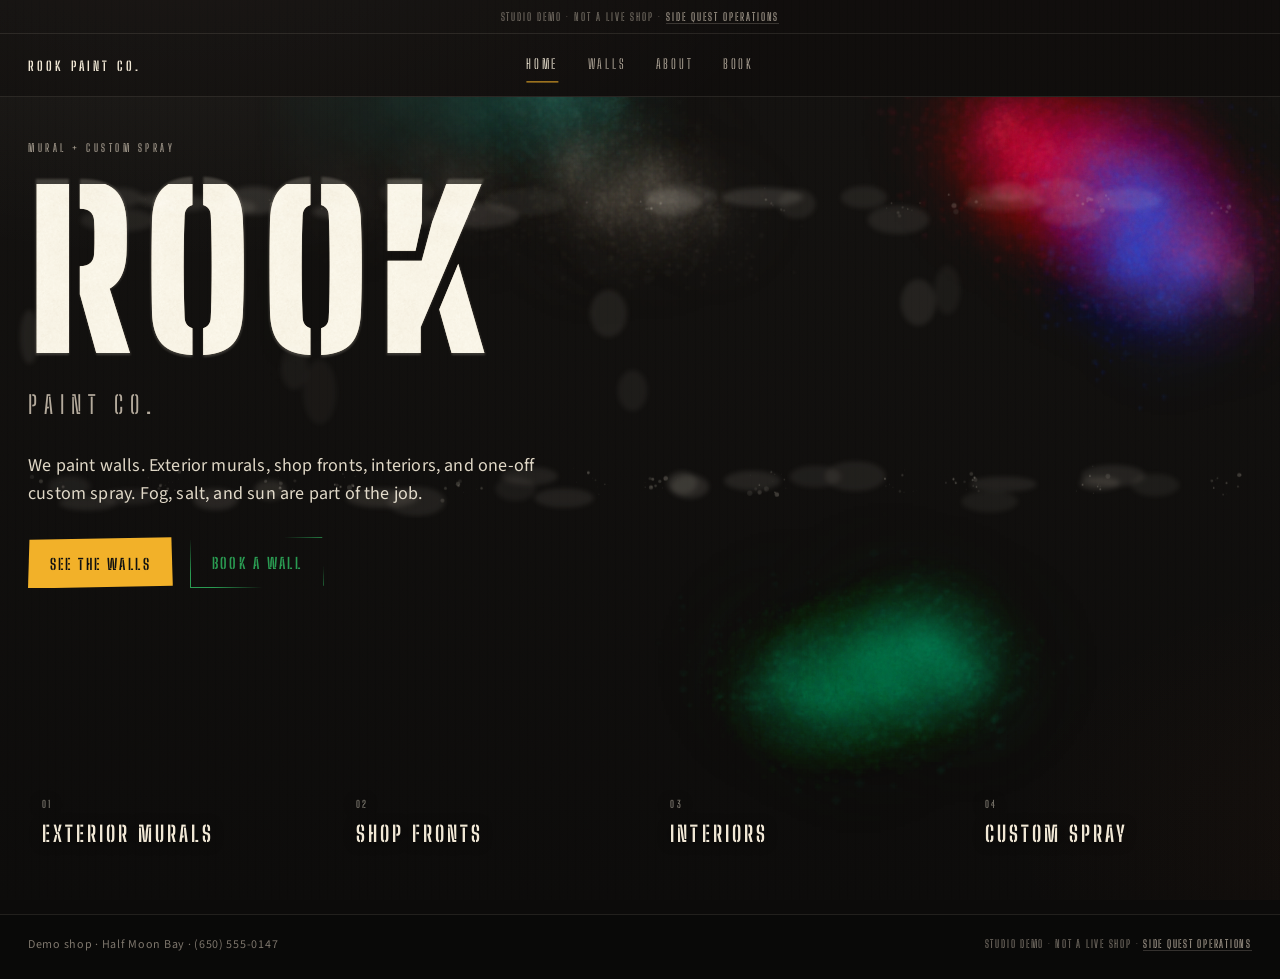
<file: index.html>
<!DOCTYPE html>
<html lang="en">
<head>
  <meta charset="utf-8">
  <meta name="viewport" content="width=device-width, initial-scale=1">
  <title>Rook Paint Co. — murals &amp; custom spray</title>
  <meta name="description" content="Fictional Coastside mural and custom spray studio. Exterior walls, shop fronts, interiors. Studio demo in Half Moon Bay.">
  <link rel="canonical" href="https://rook.sidequestoperations.com/">
  <link rel="icon" href="favicon.svg" type="image/svg+xml">
  <meta name="theme-color" content="#0c0b0a">
  <meta property="og:site_name" content="Rook Paint Co.">
  <meta property="og:title" content="Rook Paint Co. — murals &amp; custom spray">
  <meta property="og:description" content="Exterior murals, shop fronts, interiors, and one-off custom spray. Studio demo · Half Moon Bay.">
  <meta property="og:url" content="https://rook.sidequestoperations.com/">
  <meta property="og:type" content="website">
  <meta property="og:locale" content="en_US">
  <meta property="og:image" content="https://rook.sidequestoperations.com/images/og-rook.jpg">
  <meta property="og:image:width" content="1200">
  <meta property="og:image:height" content="630">
  <meta property="og:image:alt" content="Rook Paint Co. — stencil rook mural, murals and custom spray">
  <meta name="twitter:card" content="summary_large_image">
  <meta name="twitter:title" content="Rook Paint Co. — murals &amp; custom spray">
  <meta name="twitter:description" content="Exterior murals, shop fronts, interiors, and one-off custom spray. Studio demo · Half Moon Bay.">
  <meta name="twitter:image" content="https://rook.sidequestoperations.com/images/og-rook.jpg">
  <link rel="preconnect" href="https://fonts.googleapis.com">
  <link rel="preconnect" href="https://fonts.gstatic.com" crossorigin>
  <link href="https://fonts.googleapis.com/css2?family=Big+Shoulders+Display:wght@700;800;900&family=Big+Shoulders+Stencil+Display:wght@500;700;900&family=Source+Sans+3:ital,wght@0,400;0,500;0,600;0,700;1,400&display=swap" rel="stylesheet">
  <link rel="stylesheet" href="styles.css">
</head>
<body>
  <a class="skip" href="#main">Skip to content</a>
  <div class="mast">
    <p class="house-bar">Studio demo · not a live shop · <a href="https://sidequestoperations.com">Side Quest Operations</a></p>
    <header class="site-header">
      <a class="brand" href="index.html">Rook Paint Co.</a>
      <nav class="nav" aria-label="Primary">
        <a href="index.html" aria-current="page">Home</a>
        <a href="work.html">Walls</a>
        <a href="about.html">About</a>
        <a href="book.html">Book</a>
      </nav>
    </header>
  </div>
  <div class="spray-enter" aria-hidden="true">
    <span class="burst b1"></span>
    <span class="burst b2"></span>
    <span class="burst b3"></span>
  </div>

  <main id="main" class="stage">
    <canvas id="mural-wall" class="mural-wall" aria-hidden="true"></canvas>
    <div class="stage-main">
      <p class="eyebrow">Mural + custom spray</p>
      <h1 class="drip-type" aria-label="Rook">
        <span class="word">
          <span class="ch">
            <span class="mist" aria-hidden="true">R</span>
            <span class="letter">R</span>
          </span>
          <span class="ch">
            <span class="mist" aria-hidden="true">O</span>
            <span class="letter">O</span>
          </span>
          <span class="ch">
            <span class="mist" aria-hidden="true">O</span>
            <span class="letter">O</span>
          </span>
          <span class="ch">
            <span class="mist" aria-hidden="true">K</span>
            <span class="letter">K</span>
          </span>
          <svg class="overspray" viewBox="0 0 800 220" preserveAspectRatio="none" aria-hidden="true">
            <defs>
              <filter id="rook-mist" x="-30%" y="-40%" width="160%" height="180%">
                <feGaussianBlur stdDeviation="1.7"/>
              </filter>
              <filter id="rook-drop" x="-80%" y="-80%" width="260%" height="260%">
                <feGaussianBlur stdDeviation="0.32"/>
              </filter>
            </defs>
            <g fill="#f3ead8" filter="url(#rook-mist)">
              <ellipse cx="113.7" cy="18.7" rx="18.9" ry="5.1" opacity="0.12"/>
              <ellipse cx="72.9" cy="29.6" rx="23.9" ry="7.4" opacity="0.10"/>
              <ellipse cx="160.1" cy="16.9" rx="17.9" ry="8.9" opacity="0.16"/>
              <ellipse cx="146" cy="21.3" rx="15" ry="4.8" opacity="0.13"/>
              <ellipse cx="97.6" cy="16.7" rx="10.8" ry="4.2" opacity="0.13"/>
              <ellipse cx="73.7" cy="15.1" rx="15" ry="6" opacity="0.12"/>
              <ellipse cx="41.7" cy="199.8" rx="13.4" ry="6.6" opacity="0.09"/>
              <ellipse cx="135.3" cy="208.1" rx="14.3" ry="6.7" opacity="0.14"/>
              <ellipse cx="53.6" cy="210.4" rx="18.4" ry="4.6" opacity="0.12"/>
              <ellipse cx="170.3" cy="202.2" rx="10" ry="6.4" opacity="0.15"/>
              <ellipse cx="80.5" cy="206.6" rx="18" ry="5" opacity="0.09"/>
              <ellipse cx="16.2" cy="104.2" rx="5.8" ry="17.2" opacity="0.10"/>
              <ellipse cx="185.7" cy="123.9" rx="8.7" ry="14" opacity="0.06"/>
              <ellipse cx="304.8" cy="26.6" rx="24.9" ry="7.7" opacity="0.14"/>
              <ellipse cx="259.7" cy="26.7" rx="16" ry="8.1" opacity="0.10"/>
              <ellipse cx="257.6" cy="12.1" rx="16.8" ry="9.6" opacity="0.08"/>
              <ellipse cx="333.8" cy="18.1" rx="26" ry="8.2" opacity="0.08"/>
              <ellipse cx="284.2" cy="25.6" rx="10.5" ry="4.5" opacity="0.12"/>
              <ellipse cx="212.9" cy="24.1" rx="15.6" ry="4.4" opacity="0.14"/>
              <ellipse cx="358.3" cy="207.3" rx="18.9" ry="6" opacity="0.11"/>
              <ellipse cx="327.2" cy="201.4" rx="12.9" ry="7.7" opacity="0.07"/>
              <ellipse cx="336.1" cy="193.3" rx="18.1" ry="5.7" opacity="0.11"/>
              <ellipse cx="263.9" cy="209.5" rx="18.4" ry="9.1" opacity="0.11"/>
              <ellipse cx="241.7" cy="207.3" rx="22.7" ry="6" opacity="0.15"/>
              <ellipse cx="202" cy="139.6" rx="10.7" ry="20.7" opacity="0.05"/>
              <ellipse cx="386.7" cy="89.2" rx="11.7" ry="15" opacity="0.10"/>
              <ellipse cx="428.3" cy="18.5" rx="17.9" ry="8.3" opacity="0.16"/>
              <ellipse cx="572.2" cy="29.2" rx="19.5" ry="9" opacity="0.11"/>
              <ellipse cx="433.4" cy="13.7" rx="22.4" ry="7.1" opacity="0.12"/>
              <ellipse cx="507.3" cy="19.1" rx="11.7" ry="9.2" opacity="0.10"/>
              <ellipse cx="550.2" cy="14.8" rx="14.7" ry="6.9" opacity="0.10"/>
              <ellipse cx="485.1" cy="14.9" rx="25.7" ry="6" opacity="0.17"/>
              <ellipse cx="519" cy="193.6" rx="16.4" ry="6.9" opacity="0.09"/>
              <ellipse cx="544.5" cy="193.3" rx="19.4" ry="9.4" opacity="0.10"/>
              <ellipse cx="478.7" cy="196.2" rx="17.9" ry="6.1" opacity="0.12"/>
              <ellipse cx="438.7" cy="200" rx="12" ry="7.4" opacity="0.14"/>
              <ellipse cx="433.9" cy="197.7" rx="9.7" ry="7.3" opacity="0.15"/>
              <ellipse cx="402.1" cy="138.5" rx="9.5" ry="13.1" opacity="0.07"/>
              <ellipse cx="584.9" cy="82.1" rx="11.1" ry="14.7" opacity="0.11"/>
              <ellipse cx="640.3" cy="18" rx="25.4" ry="5.3" opacity="0.13"/>
              <ellipse cx="675.9" cy="12.4" rx="20.8" ry="9.5" opacity="0.13"/>
              <ellipse cx="718" cy="16.4" rx="22.2" ry="7" opacity="0.15"/>
              <ellipse cx="643.7" cy="11.3" rx="11.6" ry="6.4" opacity="0.12"/>
              <ellipse cx="683.4" cy="26.3" rx="19.6" ry="6.9" opacity="0.12"/>
              <ellipse cx="638.7" cy="12.1" rx="23.4" ry="4.8" opacity="0.08"/>
              <ellipse cx="736.5" cy="199" rx="15.3" ry="7.1" opacity="0.08"/>
              <ellipse cx="639.3" cy="198.4" rx="21.3" ry="4.7" opacity="0.11"/>
              <ellipse cx="701" cy="197.9" rx="12.8" ry="4.3" opacity="0.15"/>
              <ellipse cx="709.7" cy="193.1" rx="20.3" ry="6.8" opacity="0.12"/>
              <ellipse cx="630.6" cy="209.5" rx="18.1" ry="6.9" opacity="0.08"/>
              <ellipse cx="603.5" cy="74.2" rx="8.3" ry="15.7" opacity="0.06"/>
              <ellipse cx="789.8" cy="72" rx="11.2" ry="18.4" opacity="0.07"/>
            </g>
            <g fill="#f3ead8" filter="url(#rook-drop)">
              <circle cx="27" cy="15.8" r="1.22" opacity="0.24"/>
              <circle cx="35.3" cy="15" r="0.15" opacity="0.26"/>
              <circle cx="20.7" cy="28" r="0.15" opacity="0.16"/>
              <circle cx="18.5" cy="15.2" r="0.16" opacity="0.16"/>
              <circle cx="35.6" cy="23.6" r="0.33" opacity="0.36"/>
              <circle cx="36.1" cy="21.9" r="1.48" opacity="0.24"/>
              <circle cx="36.5" cy="20.8" r="0.76" opacity="0.10"/>
              <circle cx="31" cy="20.7" r="0.16" opacity="0.19"/>
              <circle cx="22.5" cy="20.5" r="1.41" opacity="0.09"/>
              <circle cx="32.9" cy="16.2" r="0.15" opacity="0.40"/>
              <circle cx="169.8" cy="16.7" r="0.40" opacity="0.29"/>
              <circle cx="171.2" cy="22.7" r="1.02" opacity="0.28"/>
              <circle cx="181.5" cy="18.1" r="0.18" opacity="0.31"/>
              <circle cx="175" cy="25.2" r="0.38" opacity="0.36"/>
              <circle cx="175" cy="16.1" r="0.69" opacity="0.27"/>
              <circle cx="174.8" cy="15.3" r="0.22" opacity="0.11"/>
              <circle cx="171.5" cy="19.2" r="1.45" opacity="0.18"/>
              <circle cx="181.8" cy="22.9" r="0.73" opacity="0.40"/>
              <circle cx="182" cy="22.1" r="0.33" opacity="0.16"/>
              <circle cx="178.2" cy="27.8" r="1.44" opacity="0.19"/>
              <circle cx="172.8" cy="21.9" r="1.13" opacity="0.22"/>
              <circle cx="171.6" cy="19.5" r="0.23" opacity="0.29"/>
              <circle cx="90.6" cy="16.2" r="0.32" opacity="0.17"/>
              <circle cx="99" cy="17.5" r="0.57" opacity="0.19"/>
              <circle cx="100" cy="18.7" r="0.19" opacity="0.07"/>
              <circle cx="90.5" cy="20.8" r="0.15" opacity="0.35"/>
              <circle cx="101.5" cy="17.5" r="1.05" opacity="0.15"/>
              <circle cx="101.4" cy="22.1" r="0.16" opacity="0.31"/>
              <circle cx="99.2" cy="19.9" r="0.21" opacity="0.35"/>
              <circle cx="98.1" cy="20.5" r="0.56" opacity="0.22"/>
              <circle cx="93.9" cy="17.5" r="0.19" opacity="0.23"/>
              <circle cx="107.3" cy="22.1" r="1.64" opacity="0.28"/>
              <circle cx="107.7" cy="22.9" r="0.78" opacity="0.11"/>
              <circle cx="96.2" cy="22.5" r="0.99" opacity="0.11"/>
              <circle cx="106.7" cy="21.4" r="0.27" opacity="0.33"/>
              <circle cx="106.6" cy="20.8" r="0.15" opacity="0.13"/>
              <circle cx="30.7" cy="196.3" r="0.17" opacity="0.38"/>
              <circle cx="37.8" cy="200.1" r="0.97" opacity="0.23"/>
              <circle cx="24.4" cy="198" r="0.15" opacity="0.23"/>
              <circle cx="23.6" cy="196.5" r="1.30" opacity="0.22"/>
              <circle cx="32.3" cy="192.7" r="0.15" opacity="0.28"/>
              <circle cx="33.3" cy="190.4" r="0.28" opacity="0.35"/>
              <circle cx="17.9" cy="193.8" r="1.34" opacity="0.11"/>
              <circle cx="42.6" cy="188.3" r="0.60" opacity="0.15"/>
              <circle cx="30.3" cy="199.1" r="0.15" opacity="0.13"/>
              <circle cx="29.2" cy="191.4" r="0.22" opacity="0.29"/>
              <circle cx="36.6" cy="197.2" r="0.17" opacity="0.24"/>
              <circle cx="35.8" cy="197.4" r="0.20" opacity="0.28"/>
              <circle cx="40.8" cy="202.9" r="0.20" opacity="0.36"/>
              <circle cx="186.1" cy="196.2" r="0.99" opacity="0.12"/>
              <circle cx="185.6" cy="196.4" r="0.32" opacity="0.05"/>
              <circle cx="185.6" cy="203.4" r="0.39" opacity="0.41"/>
              <circle cx="184.5" cy="203.6" r="0.15" opacity="0.16"/>
              <circle cx="171.3" cy="204.2" r="1.41" opacity="0.18"/>
              <circle cx="176.6" cy="198" r="0.19" opacity="0.27"/>
              <circle cx="169.1" cy="194.3" r="0.21" opacity="0.32"/>
              <circle cx="184.7" cy="201.5" r="0.31" opacity="0.36"/>
              <circle cx="177.1" cy="197.9" r="1.20" opacity="0.18"/>
              <circle cx="176.3" cy="196.7" r="0.58" opacity="0.07"/>
              <circle cx="165.3" cy="203.7" r="0.21" opacity="0.25"/>
              <circle cx="176.6" cy="200.8" r="0.86" opacity="0.38"/>
              <circle cx="175.7" cy="188.6" r="0.17" opacity="0.36"/>
              <circle cx="175.4" cy="194" r="0.16" opacity="0.32"/>
              <circle cx="186.2" cy="197.7" r="0.15" opacity="0.13"/>
              <circle cx="167.3" cy="196.6" r="0.97" opacity="0.21"/>
              <circle cx="167.9" cy="196.2" r="0.55" opacity="0.08"/>
              <circle cx="180.1" cy="204.5" r="0.15" opacity="0.16"/>
              <circle cx="99.1" cy="201.2" r="1.00" opacity="0.11"/>
              <circle cx="98.5" cy="201.1" r="0.33" opacity="0.04"/>
              <circle cx="109.4" cy="191.3" r="0.17" opacity="0.30"/>
              <circle cx="112.1" cy="190.4" r="1.27" opacity="0.14"/>
              <circle cx="104.8" cy="201.4" r="0.89" opacity="0.21"/>
              <circle cx="108.9" cy="202.1" r="0.23" opacity="0.32"/>
              <circle cx="105.4" cy="197.4" r="0.19" opacity="0.31"/>
              <circle cx="109.4" cy="202.3" r="0.34" opacity="0.39"/>
              <circle cx="92.3" cy="194.2" r="0.44" opacity="0.16"/>
              <circle cx="91.2" cy="194.3" r="0.22" opacity="0.06"/>
              <circle cx="107.8" cy="197" r="0.16" opacity="0.35"/>
              <circle cx="100" cy="199.2" r="0.96" opacity="0.27"/>
              <circle cx="100.9" cy="198.6" r="0.43" opacity="0.11"/>
              <circle cx="100.3" cy="199.9" r="0.15" opacity="0.39"/>
              <circle cx="111.6" cy="195.1" r="0.23" opacity="0.22"/>
              <circle cx="103.1" cy="198.9" r="0.33" opacity="0.16"/>
              <circle cx="103.1" cy="199.2" r="0.18" opacity="0.07"/>
              <circle cx="217.8" cy="16.9" r="0.32" opacity="0.29"/>
              <circle cx="214.8" cy="30.8" r="0.26" opacity="0.29"/>
              <circle cx="223.1" cy="18.7" r="0.15" opacity="0.31"/>
              <circle cx="207.4" cy="20.2" r="0.17" opacity="0.13"/>
              <circle cx="223.4" cy="19.7" r="0.47" opacity="0.23"/>
              <circle cx="203.3" cy="22.1" r="0.63" opacity="0.14"/>
              <circle cx="223.9" cy="21.9" r="1.58" opacity="0.21"/>
              <circle cx="222.5" cy="26.7" r="0.15" opacity="0.28"/>
              <circle cx="218.3" cy="22.1" r="0.15" opacity="0.36"/>
              <circle cx="215.7" cy="24.6" r="0.26" opacity="0.21"/>
              <circle cx="220.2" cy="23.2" r="0.66" opacity="0.22"/>
              <circle cx="205.7" cy="20.7" r="0.96" opacity="0.28"/>
              <circle cx="218.6" cy="17.5" r="1.01" opacity="0.23"/>
              <circle cx="212.6" cy="15.7" r="0.45" opacity="0.32"/>
              <circle cx="366.3" cy="21" r="0.15" opacity="0.16"/>
              <circle cx="370.7" cy="24.2" r="0.15" opacity="0.15"/>
              <circle cx="373.1" cy="21" r="0.15" opacity="0.23"/>
              <circle cx="372.8" cy="16.5" r="0.15" opacity="0.26"/>
              <circle cx="379.1" cy="22.5" r="0.22" opacity="0.32"/>
              <circle cx="372.8" cy="18.2" r="0.67" opacity="0.18"/>
              <circle cx="376.8" cy="26.9" r="0.17" opacity="0.33"/>
              <circle cx="381.2" cy="19.7" r="0.16" opacity="0.37"/>
              <circle cx="301.2" cy="19.3" r="0.24" opacity="0.18"/>
              <circle cx="294.5" cy="12.8" r="0.44" opacity="0.31"/>
              <circle cx="293.9" cy="11.5" r="0.24" opacity="0.12"/>
              <circle cx="296.8" cy="15.1" r="0.22" opacity="0.32"/>
              <circle cx="295.6" cy="27.6" r="1.32" opacity="0.20"/>
              <circle cx="292.5" cy="21.2" r="0.74" opacity="0.19"/>
              <circle cx="292" cy="22.5" r="0.33" opacity="0.08"/>
              <circle cx="289.4" cy="23.9" r="1.25" opacity="0.24"/>
              <circle cx="284.9" cy="21.7" r="0.15" opacity="0.19"/>
              <circle cx="288.2" cy="15.9" r="0.15" opacity="0.39"/>
              <circle cx="297.2" cy="15.7" r="0.15" opacity="0.13"/>
              <circle cx="293.2" cy="21.8" r="0.18" opacity="0.24"/>
              <circle cx="298.2" cy="23.7" r="0.39" opacity="0.16"/>
              <circle cx="298.3" cy="22.9" r="0.22" opacity="0.06"/>
              <circle cx="300.6" cy="22.5" r="1.12" opacity="0.16"/>
              <circle cx="297.4" cy="25.2" r="0.47" opacity="0.17"/>
              <circle cx="223.2" cy="199.3" r="0.87" opacity="0.36"/>
              <circle cx="222.4" cy="198.6" r="0.45" opacity="0.14"/>
              <circle cx="217.9" cy="192" r="0.15" opacity="0.25"/>
              <circle cx="218" cy="193.9" r="0.21" opacity="0.40"/>
              <circle cx="221" cy="200.5" r="1.61" opacity="0.18"/>
              <circle cx="224.6" cy="193.2" r="0.28" opacity="0.26"/>
              <circle cx="216.8" cy="191.9" r="0.55" opacity="0.16"/>
              <circle cx="218.7" cy="202.8" r="0.28" opacity="0.24"/>
              <circle cx="219.1" cy="201.8" r="0.15" opacity="0.10"/>
              <circle cx="215.3" cy="200.1" r="0.71" opacity="0.39"/>
              <circle cx="213.1" cy="199" r="1.02" opacity="0.13"/>
              <circle cx="223.7" cy="199.8" r="0.40" opacity="0.37"/>
              <circle cx="222.5" cy="199.2" r="0.20" opacity="0.15"/>
              <circle cx="211.6" cy="198.7" r="0.57" opacity="0.42"/>
              <circle cx="212.3" cy="197.6" r="0.28" opacity="0.17"/>
              <circle cx="212.5" cy="199.7" r="0.18" opacity="0.21"/>
              <circle cx="366.4" cy="197.4" r="0.15" opacity="0.40"/>
              <circle cx="384.4" cy="198.5" r="0.40" opacity="0.31"/>
              <circle cx="378.4" cy="195.8" r="0.58" opacity="0.14"/>
              <circle cx="376.4" cy="194.4" r="0.26" opacity="0.18"/>
              <circle cx="379.5" cy="200.1" r="0.21" opacity="0.28"/>
              <circle cx="364.2" cy="188.3" r="0.15" opacity="0.26"/>
              <circle cx="373.8" cy="191.1" r="0.90" opacity="0.34"/>
              <circle cx="386.4" cy="198.3" r="0.15" opacity="0.24"/>
              <circle cx="380.6" cy="204.7" r="0.28" opacity="0.23"/>
              <circle cx="290.4" cy="198.3" r="1.35" opacity="0.25"/>
              <circle cx="291.4" cy="198.4" r="0.43" opacity="0.10"/>
              <circle cx="291.7" cy="196.5" r="1.20" opacity="0.11"/>
              <circle cx="305.5" cy="201" r="0.79" opacity="0.25"/>
              <circle cx="290.8" cy="199.5" r="0.77" opacity="0.27"/>
              <circle cx="282.4" cy="201" r="0.99" opacity="0.21"/>
              <circle cx="280.5" cy="208.9" r="1.31" opacity="0.19"/>
              <circle cx="293.9" cy="203.6" r="0.22" opacity="0.31"/>
              <circle cx="302.5" cy="201.8" r="0.16" opacity="0.28"/>
              <circle cx="410.8" cy="22.1" r="0.45" opacity="0.31"/>
              <circle cx="414.4" cy="25.7" r="0.29" opacity="0.22"/>
              <circle cx="415.4" cy="25.7" r="0.15" opacity="0.09"/>
              <circle cx="412.4" cy="22" r="0.93" opacity="0.12"/>
              <circle cx="412.6" cy="22.6" r="0.32" opacity="0.05"/>
              <circle cx="414.2" cy="22" r="0.82" opacity="0.38"/>
              <circle cx="420.1" cy="18.7" r="0.77" opacity="0.31"/>
              <circle cx="419.6" cy="19.9" r="0.24" opacity="0.12"/>
              <circle cx="407.3" cy="17.7" r="0.54" opacity="0.30"/>
              <circle cx="411" cy="22.3" r="0.18" opacity="0.30"/>
              <circle cx="420.1" cy="21.7" r="0.15" opacity="0.16"/>
              <circle cx="414.2" cy="14.4" r="0.17" opacity="0.17"/>
              <circle cx="580.9" cy="23.2" r="0.33" opacity="0.29"/>
              <circle cx="578.2" cy="22.3" r="0.43" opacity="0.41"/>
              <circle cx="577" cy="22.5" r="0.14" opacity="0.16"/>
              <circle cx="567.8" cy="18.6" r="0.52" opacity="0.31"/>
              <circle cx="572.9" cy="26.7" r="1.10" opacity="0.12"/>
              <circle cx="572" cy="24.6" r="0.96" opacity="0.17"/>
              <circle cx="574.9" cy="21.3" r="0.69" opacity="0.21"/>
              <circle cx="574.8" cy="17.8" r="0.15" opacity="0.34"/>
              <circle cx="586" cy="18.5" r="0.50" opacity="0.25"/>
              <circle cx="586.8" cy="17.6" r="0.21" opacity="0.10"/>
              <circle cx="564.7" cy="21.8" r="0.44" opacity="0.18"/>
              <circle cx="565.8" cy="22.9" r="0.15" opacity="0.07"/>
              <circle cx="491.9" cy="20" r="0.50" opacity="0.17"/>
              <circle cx="490.9" cy="18.8" r="0.69" opacity="0.18"/>
              <circle cx="491" cy="17.7" r="0.16" opacity="0.30"/>
              <circle cx="487.4" cy="16.4" r="0.71" opacity="0.29"/>
              <circle cx="499.1" cy="23.2" r="0.56" opacity="0.21"/>
              <circle cx="498.1" cy="23.5" r="0.24" opacity="0.08"/>
              <circle cx="486.8" cy="9.1" r="0.28" opacity="0.34"/>
              <circle cx="489.8" cy="15.5" r="0.18" opacity="0.14"/>
              <circle cx="497.2" cy="22.7" r="0.75" opacity="0.17"/>
              <circle cx="497.3" cy="23.8" r="0.38" opacity="0.07"/>
              <circle cx="429.3" cy="193.9" r="0.16" opacity="0.37"/>
              <circle cx="409.1" cy="198.9" r="0.16" opacity="0.17"/>
              <circle cx="418.5" cy="206.3" r="0.15" opacity="0.24"/>
              <circle cx="410.2" cy="200.3" r="0.37" opacity="0.23"/>
              <circle cx="409.9" cy="199.6" r="0.16" opacity="0.09"/>
              <circle cx="416.8" cy="199.5" r="0.84" opacity="0.23"/>
              <circle cx="415" cy="195.2" r="0.91" opacity="0.29"/>
              <circle cx="415.3" cy="195.7" r="0.36" opacity="0.12"/>
              <circle cx="413.3" cy="194.8" r="1.01" opacity="0.15"/>
              <circle cx="413.9" cy="200.5" r="1.37" opacity="0.25"/>
              <circle cx="414.1" cy="200.1" r="0.62" opacity="0.10"/>
              <circle cx="423.3" cy="194.6" r="1.43" opacity="0.28"/>
              <circle cx="422.5" cy="195.5" r="0.61" opacity="0.11"/>
              <circle cx="430.9" cy="195.1" r="0.16" opacity="0.29"/>
              <circle cx="419.5" cy="196.6" r="1.08" opacity="0.21"/>
              <circle cx="410.1" cy="197.4" r="0.22" opacity="0.28"/>
              <circle cx="421.2" cy="200.8" r="0.21" opacity="0.23"/>
              <circle cx="421.1" cy="200.4" r="0.15" opacity="0.29"/>
              <circle cx="568.7" cy="200.4" r="0.27" opacity="0.22"/>
              <circle cx="564.2" cy="199.5" r="0.38" opacity="0.16"/>
              <circle cx="581.6" cy="202.8" r="0.32" opacity="0.13"/>
              <circle cx="575.5" cy="203.5" r="0.15" opacity="0.35"/>
              <circle cx="566.4" cy="198.7" r="0.29" opacity="0.32"/>
              <circle cx="575.9" cy="189.2" r="0.25" opacity="0.17"/>
              <circle cx="574.7" cy="192.7" r="0.72" opacity="0.23"/>
              <circle cx="576.2" cy="203.7" r="0.15" opacity="0.34"/>
              <circle cx="563.6" cy="195" r="0.64" opacity="0.38"/>
              <circle cx="583.8" cy="202.5" r="0.20" opacity="0.14"/>
              <circle cx="573.1" cy="202.9" r="0.80" opacity="0.14"/>
              <circle cx="487.7" cy="201.4" r="1.64" opacity="0.13"/>
              <circle cx="487.3" cy="201.8" r="0.69" opacity="0.05"/>
              <circle cx="483.4" cy="203.6" r="1.41" opacity="0.18"/>
              <circle cx="483.2" cy="204.2" r="0.78" opacity="0.07"/>
              <circle cx="497.4" cy="192.3" r="0.15" opacity="0.34"/>
              <circle cx="490.9" cy="190.6" r="0.61" opacity="0.23"/>
              <circle cx="490.3" cy="191.1" r="0.33" opacity="0.09"/>
              <circle cx="477.1" cy="204.1" r="1.69" opacity="0.13"/>
              <circle cx="499.2" cy="195.5" r="0.53" opacity="0.21"/>
              <circle cx="494.4" cy="205" r="1.45" opacity="0.27"/>
              <circle cx="495.3" cy="205.5" r="0.44" opacity="0.11"/>
              <circle cx="480.9" cy="201.4" r="1.01" opacity="0.11"/>
              <circle cx="491.9" cy="196.4" r="0.18" opacity="0.32"/>
              <circle cx="500.2" cy="200.8" r="0.28" opacity="0.28"/>
              <circle cx="477.4" cy="192.8" r="0.17" opacity="0.30"/>
              <circle cx="493.1" cy="192.1" r="0.41" opacity="0.18"/>
              <circle cx="483.2" cy="198.9" r="0.50" opacity="0.39"/>
              <circle cx="493.2" cy="203.6" r="0.54" opacity="0.33"/>
              <circle cx="609" cy="24" r="1.68" opacity="0.11"/>
              <circle cx="604.4" cy="13.2" r="0.58" opacity="0.36"/>
              <circle cx="616.1" cy="16" r="0.15" opacity="0.41"/>
              <circle cx="607.8" cy="20.2" r="1.61" opacity="0.23"/>
              <circle cx="615.1" cy="21.4" r="0.15" opacity="0.26"/>
              <circle cx="627.4" cy="23" r="0.21" opacity="0.37"/>
              <circle cx="622" cy="17.7" r="1.01" opacity="0.24"/>
              <circle cx="606.4" cy="20.2" r="0.15" opacity="0.40"/>
              <circle cx="617" cy="13.6" r="0.16" opacity="0.26"/>
              <circle cx="618.3" cy="15.5" r="0.36" opacity="0.13"/>
              <circle cx="617.6" cy="14.8" r="0.15" opacity="0.05"/>
              <circle cx="625.2" cy="19.7" r="0.48" opacity="0.13"/>
              <circle cx="784.2" cy="20.3" r="0.47" opacity="0.17"/>
              <circle cx="784.5" cy="20.6" r="0.27" opacity="0.07"/>
              <circle cx="776.6" cy="18.3" r="1.03" opacity="0.11"/>
              <circle cx="775.9" cy="18.7" r="0.56" opacity="0.04"/>
              <circle cx="782" cy="23.5" r="0.20" opacity="0.35"/>
              <circle cx="772.8" cy="25" r="0.88" opacity="0.20"/>
              <circle cx="773.2" cy="24.5" r="0.31" opacity="0.08"/>
              <circle cx="788.5" cy="19.8" r="0.17" opacity="0.22"/>
              <circle cx="779.3" cy="20.2" r="0.19" opacity="0.29"/>
              <circle cx="783.6" cy="21.1" r="1.47" opacity="0.18"/>
              <circle cx="784.4" cy="20.6" r="0.83" opacity="0.07"/>
              <circle cx="776.7" cy="14.1" r="0.26" opacity="0.23"/>
              <circle cx="778.7" cy="21.8" r="0.62" opacity="0.26"/>
              <circle cx="778.5" cy="21.8" r="0.19" opacity="0.11"/>
              <circle cx="773.1" cy="15.8" r="0.15" opacity="0.38"/>
              <circle cx="782.3" cy="24.2" r="0.97" opacity="0.18"/>
              <circle cx="695.7" cy="16.3" r="1.13" opacity="0.22"/>
              <circle cx="690.2" cy="19.1" r="0.76" opacity="0.38"/>
              <circle cx="700.4" cy="18.1" r="0.35" opacity="0.20"/>
              <circle cx="697.1" cy="23.4" r="0.15" opacity="0.38"/>
              <circle cx="701.3" cy="20.7" r="0.37" opacity="0.36"/>
              <circle cx="702.1" cy="21.1" r="0.21" opacity="0.14"/>
              <circle cx="693" cy="17.5" r="0.52" opacity="0.33"/>
              <circle cx="693.9" cy="15.9" r="1.35" opacity="0.22"/>
              <circle cx="692.7" cy="16.1" r="0.52" opacity="0.09"/>
              <circle cx="702.7" cy="23.3" r="1.53" opacity="0.19"/>
              <circle cx="705" cy="13.8" r="0.63" opacity="0.29"/>
              <circle cx="706.7" cy="16" r="0.63" opacity="0.24"/>
              <circle cx="686.8" cy="13.7" r="0.95" opacity="0.24"/>
              <circle cx="685.5" cy="13.4" r="0.35" opacity="0.10"/>
              <circle cx="694.9" cy="16.3" r="0.15" opacity="0.12"/>
              <circle cx="609.7" cy="196.9" r="0.15" opacity="0.18"/>
              <circle cx="618.8" cy="191.8" r="1.20" opacity="0.20"/>
              <circle cx="619.7" cy="195.7" r="0.65" opacity="0.34"/>
              <circle cx="622.1" cy="200.1" r="0.55" opacity="0.34"/>
              <circle cx="620.9" cy="194.2" r="0.68" opacity="0.42"/>
              <circle cx="614.5" cy="196.9" r="0.77" opacity="0.13"/>
              <circle cx="613.9" cy="197.7" r="0.25" opacity="0.05"/>
              <circle cx="623.5" cy="202.8" r="0.69" opacity="0.14"/>
              <circle cx="620" cy="199.5" r="0.45" opacity="0.35"/>
              <circle cx="615.6" cy="201.9" r="0.36" opacity="0.13"/>
              <circle cx="609.6" cy="203" r="0.20" opacity="0.16"/>
              <circle cx="607.4" cy="195.2" r="0.65" opacity="0.41"/>
              <circle cx="608.9" cy="197.7" r="0.65" opacity="0.36"/>
              <circle cx="608.4" cy="196.8" r="0.37" opacity="0.14"/>
              <circle cx="602.6" cy="197.5" r="0.42" opacity="0.34"/>
              <circle cx="621.5" cy="195.6" r="1.28" opacity="0.17"/>
              <circle cx="620.4" cy="194.4" r="0.43" opacity="0.07"/>
              <circle cx="790.2" cy="192.5" r="1.30" opacity="0.27"/>
              <circle cx="791.2" cy="192.4" r="0.68" opacity="0.11"/>
              <circle cx="789.4" cy="199.9" r="0.69" opacity="0.20"/>
              <circle cx="790.6" cy="200.3" r="0.27" opacity="0.08"/>
              <circle cx="776.3" cy="194.6" r="0.55" opacity="0.21"/>
              <circle cx="777.2" cy="193.4" r="0.28" opacity="0.08"/>
              <circle cx="772.7" cy="196.3" r="0.89" opacity="0.19"/>
              <circle cx="772" cy="195.6" r="0.26" opacity="0.08"/>
              <circle cx="776.8" cy="199.9" r="0.15" opacity="0.16"/>
              <circle cx="782" cy="204.5" r="0.15" opacity="0.37"/>
              <circle cx="782.1" cy="197.7" r="0.63" opacity="0.32"/>
              <circle cx="775.3" cy="195.6" r="0.37" opacity="0.13"/>
              <circle cx="767.5" cy="205.2" r="0.16" opacity="0.14"/>
              <circle cx="773.9" cy="200.8" r="0.51" opacity="0.36"/>
              <circle cx="779.9" cy="205.1" r="0.45" opacity="0.39"/>
              <circle cx="701.3" cy="201.6" r="0.57" opacity="0.37"/>
              <circle cx="702" cy="202" r="0.18" opacity="0.15"/>
              <circle cx="696.5" cy="187" r="0.44" opacity="0.16"/>
              <circle cx="697.7" cy="187.3" r="0.14" opacity="0.06"/>
              <circle cx="690" cy="198.8" r="0.61" opacity="0.32"/>
              <circle cx="689.9" cy="198.7" r="0.31" opacity="0.13"/>
              <circle cx="694.7" cy="193.2" r="0.62" opacity="0.33"/>
              <circle cx="686.2" cy="202.7" r="0.27" opacity="0.37"/>
              <circle cx="696.9" cy="204.2" r="0.28" opacity="0.34"/>
              <circle cx="696.7" cy="204.6" r="0.13" opacity="0.13"/>
              <circle cx="697.5" cy="199.3" r="0.16" opacity="0.14"/>
              <circle cx="701.3" cy="199.8" r="0.22" opacity="0.40"/>
              <circle cx="699.7" cy="199.9" r="0.48" opacity="0.34"/>
              <circle cx="699.2" cy="199.8" r="0.19" opacity="0.13"/>
              <circle cx="700.2" cy="198.7" r="0.29" opacity="0.23"/>
              <circle cx="700.1" cy="197.5" r="0.14" opacity="0.09"/>
              <circle cx="706.2" cy="193.4" r="1.57" opacity="0.16"/>
            </g>
          </svg>
        </span>
      </h1>

      <p class="co">Paint Co.</p>
      <p class="lede" id="what">We paint walls. Exterior murals, shop fronts, interiors, and one-off custom spray. Fog, salt, and sun are part of the job.</p>
      <p class="actions">
        <a class="btn" href="work.html">See the walls</a>
        <a class="btn ghost" href="book.html">Book a wall</a>
      </p>
    </div>
    <ul class="rack" aria-label="What we paint">
      <li><a href="work.html"><b>01</b> Exterior murals</a></li>
      <li><a href="work.html"><b>02</b> Shop fronts</a></li>
      <li><a href="about.html"><b>03</b> Interiors</a></li>
      <li><a href="book.html"><b>04</b> Custom spray</a></li>
    </ul>
  </main>
  <footer class="site-footer">
    <p class="colophon">Demo shop · Half Moon Bay · (650) 555-0147</p>
    <p class="demo">Studio demo · not a live shop · <a href="https://sidequestoperations.com">Side Quest Operations</a></p>
  </footer>
  <script src="site.js"></script>
  <script src="mural.js"></script>
</body>
</html>
</file>
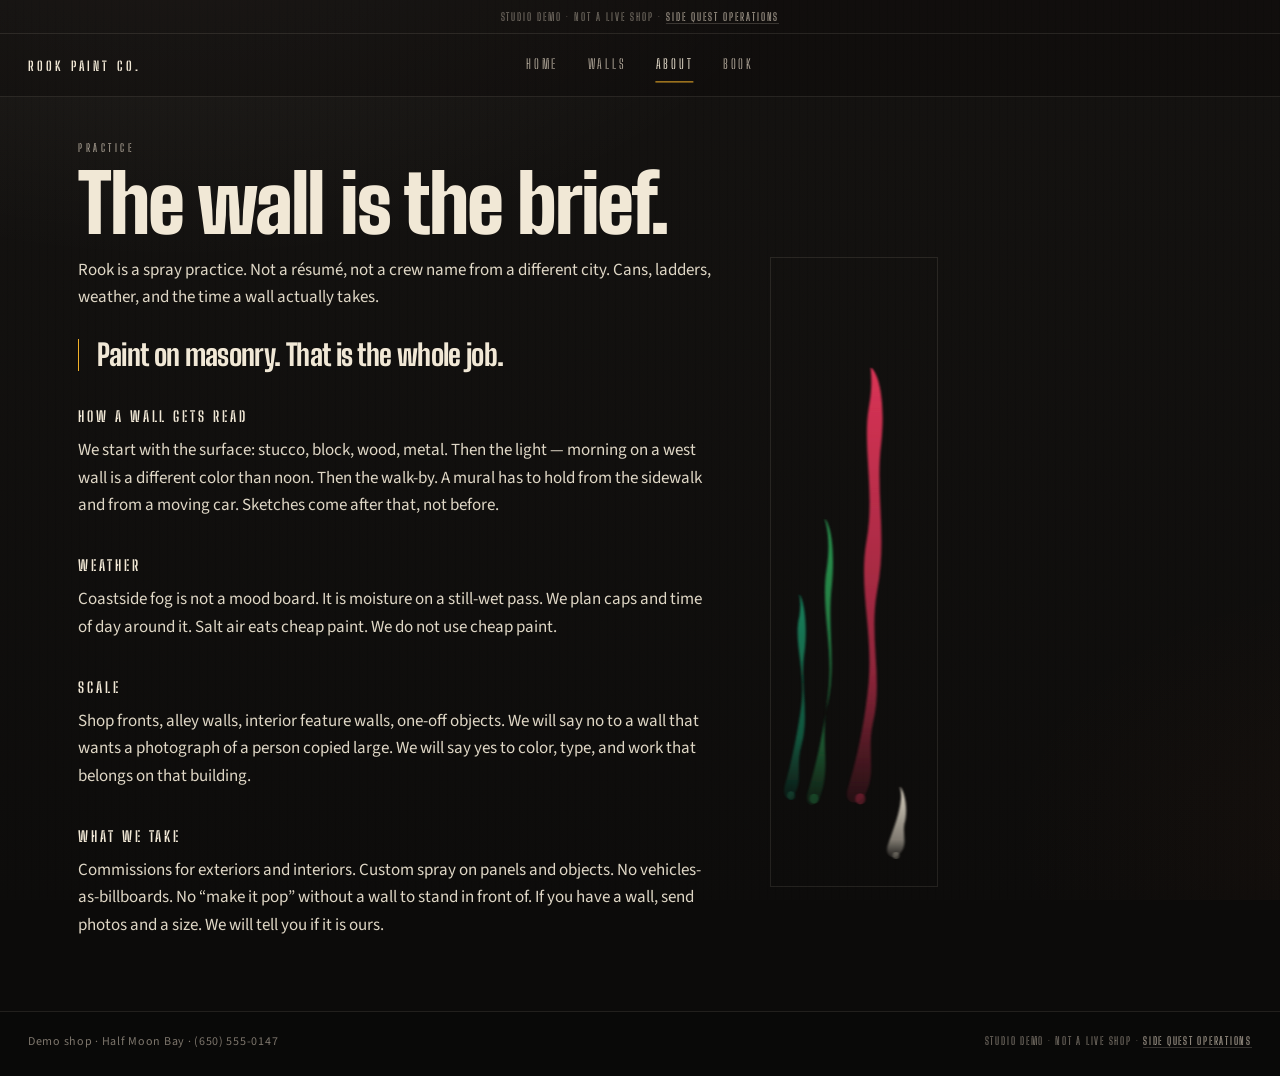
<file: about.html>
<!DOCTYPE html>
<html lang="en">
<head>
  <meta charset="utf-8">
  <meta name="viewport" content="width=device-width, initial-scale=1">
  <title>About the practice — Rook Paint Co.</title>
  <meta name="description" content="Rook is a spray practice. How a wall gets read, how weather enters the work, what we take.">
  <link rel="canonical" href="https://rook.sidequestoperations.com/about.html">
  <link rel="icon" href="favicon.svg" type="image/svg+xml">
  <meta name="theme-color" content="#0c0b0a">
  <meta property="og:site_name" content="Rook Paint Co.">
  <meta property="og:title" content="About the practice — Rook Paint Co.">
  <meta property="og:description" content="A mural and custom spray practice. The wall is the brief.">
  <meta property="og:url" content="https://rook.sidequestoperations.com/about.html">
  <meta property="og:type" content="website">
  <meta property="og:locale" content="en_US">
  <meta property="og:image" content="https://rook.sidequestoperations.com/images/og-rook.jpg">
  <meta property="og:image:width" content="1200">
  <meta property="og:image:height" content="630">
  <meta property="og:image:alt" content="Rook Paint Co. — stencil rook mural, murals and custom spray">
  <meta name="twitter:card" content="summary_large_image">
  <meta name="twitter:title" content="About the practice — Rook Paint Co.">
  <meta name="twitter:description" content="A mural and custom spray practice. The wall is the brief.">
  <meta name="twitter:image" content="https://rook.sidequestoperations.com/images/og-rook.jpg">
  <link rel="preconnect" href="https://fonts.googleapis.com">
  <link rel="preconnect" href="https://fonts.gstatic.com" crossorigin>
  <link href="https://fonts.googleapis.com/css2?family=Big+Shoulders+Display:wght@700;800;900&family=Big+Shoulders+Stencil+Display:wght@500;700;900&family=Source+Sans+3:ital,wght@0,400;0,500;0,600;0,700;1,400&display=swap" rel="stylesheet">
  <link rel="stylesheet" href="styles.css">
</head>
<body>
  <a class="skip" href="#main">Skip to content</a>
  <div class="mast">
    <p class="house-bar">Studio demo · not a live shop · <a href="https://sidequestoperations.com">Side Quest Operations</a></p>
    <header class="site-header">
      <a class="brand" href="index.html">Rook Paint Co.</a>
      <nav class="nav" aria-label="Primary">
        <a href="index.html">Home</a>
        <a href="work.html">Walls</a>
        <a href="about.html" aria-current="page">About</a>
        <a href="book.html">Book</a>
      </nav>
    </header>
  </div>
  <main id="main" class="page">
    <p class="page-kicker">Practice</p>
    <h1>The wall is the brief.</h1>
    <div class="about-grid">
      <div class="prose">
        <p>Rook is a spray practice. Not a résumé, not a crew name from a different city. Cans, ladders, weather, and the time a wall actually takes.</p>
        <p class="pull">Paint on masonry. That is the whole job.</p>
        <h2>How a wall gets read</h2>
        <p>We start with the surface: stucco, block, wood, metal. Then the light — morning on a west wall is a different color than noon. Then the walk-by. A mural has to hold from the sidewalk and from a moving car. Sketches come after that, not before.</p>
        <h2>Weather</h2>
        <p>Coastside fog is not a mood board. It is moisture on a still-wet pass. We plan caps and time of day around it. Salt air eats cheap paint. We do not use cheap paint.</p>
        <h2>Scale</h2>
        <p>Shop fronts, alley walls, interior feature walls, one-off objects. We will say no to a wall that wants a photograph of a person copied large. We will say yes to color, type, and work that belongs on that building.</p>
        <h2>What we take</h2>
        <p>Commissions for exteriors and interiors. Custom spray on panels and objects. No vehicles-as-billboards. No “make it pop” without a wall to stand in front of. If you have a wall, send photos and a size. We will tell you if it is ours.</p>
      </div>
      <div class="swatch" role="img" aria-label="Vertical paint test with gravity drips: oxide, vermilion, enamel, cream">
        <svg class="swatch-drips" viewBox="0 0 80 400" preserveAspectRatio="none" aria-hidden="true">
          <defs>
            <linearGradient id="drip-mag" x1="0" y1="0" x2="0" y2="1">
              <stop offset="0" stop-color="#e5365a" stop-opacity="0.95"/>
              <stop offset="0.7" stop-color="#e5365a" stop-opacity="0.6"/>
              <stop offset="1" stop-color="#e5365a" stop-opacity="0.1"/>
            </linearGradient>
            <linearGradient id="drip-ox" x1="0" y1="0" x2="0" y2="1">
              <stop offset="0" stop-color="#2a9b52" stop-opacity="0.95"/>
              <stop offset="0.72" stop-color="#2a9b52" stop-opacity="0.62"/>
              <stop offset="1" stop-color="#2a9b52" stop-opacity="0.1"/>
            </linearGradient>
            <linearGradient id="drip-en" x1="0" y1="0" x2="0" y2="1">
              <stop offset="0" stop-color="#178a62" stop-opacity="0.92"/>
              <stop offset="0.7" stop-color="#178a62" stop-opacity="0.58"/>
              <stop offset="1" stop-color="#178a62" stop-opacity="0.1"/>
            </linearGradient>
            <linearGradient id="drip-cr" x1="0" y1="0" x2="0" y2="1">
              <stop offset="0" stop-color="#f3ead8" stop-opacity="0.9"/>
              <stop offset="0.75" stop-color="#f3ead8" stop-opacity="0.5"/>
              <stop offset="1" stop-color="#f3ead8" stop-opacity="0.08"/>
            </linearGradient>
            <filter id="drip-soft" x="-40%" y="-8%" width="180%" height="120%">
              <feGaussianBlur stdDeviation="0.5"/>
            </filter>
          </defs>
          <g filter="url(#drip-soft)">
            <!-- From bottom of vermilion band (~18%) -->
            <path fill="url(#drip-mag)" d="M48 70 C52 74 55 92 53 118 C50 150 56 178 51 212 C47 242 54 268 49 296 C46 314 51 328 45 342 C41 350 35 346 37 338 C41 320 45 298 47 270 C49 236 42 210 46 180 C50 150 44 120 47 96 C49 82 48 74 48 70Z"/>
            <ellipse cx="43" cy="344" rx="2.4" ry="3.6" fill="#e5365a" opacity="0.3"/>
            <!-- From bottom of oxide band (~42%) -->
            <path fill="url(#drip-ox)" d="M26 166 C29 170 31 186 29.5 208 C27 236 32 260 27 286 C24 306 29 324 24 342 C21 352 16 348 18 340 C22 322 26 300 28 274 C30 246 24 222 27 198 C29 180 27 170 26 166Z"/>
            <ellipse cx="21" cy="344" rx="2.2" ry="3.2" fill="#2a9b52" opacity="0.28"/>
            <!-- From bottom of enamel band (~54%) -->
            <path fill="url(#drip-en)" d="M14 214 C16 218 18 232 16.5 250 C14 272 19 290 15 310 C12 324 16 334 11 342 C8 346 6 342 7 336 C10 322 13 304 15 284 C17 262 11 244 14 228 C15 218 14 216 14 214Z"/>
            <ellipse cx="10" cy="342" rx="1.9" ry="2.8" fill="#178a62" opacity="0.28"/>
            <!-- From cream band (~90%) -->
            <path fill="url(#drip-cr)" d="M62 336 C64 340 66 350 64 360 C63 368 66 374 61 380 C58 383 55 380 56 374 C58 366 61 356 62 348 C63 340 62 338 62 336Z"/>
            <ellipse cx="60" cy="380" rx="1.6" ry="2.2" fill="#f3ead8" opacity="0.25"/>
          </g>
        </svg>
      </div>
    </div>
  </main>
  <footer class="site-footer">
    <p class="colophon">Demo shop · Half Moon Bay · (650) 555-0147</p>
    <p class="demo">Studio demo · not a live shop · <a href="https://sidequestoperations.com">Side Quest Operations</a></p>
  </footer>
  <script src="site.js"></script>
</body>
</html>
</file>
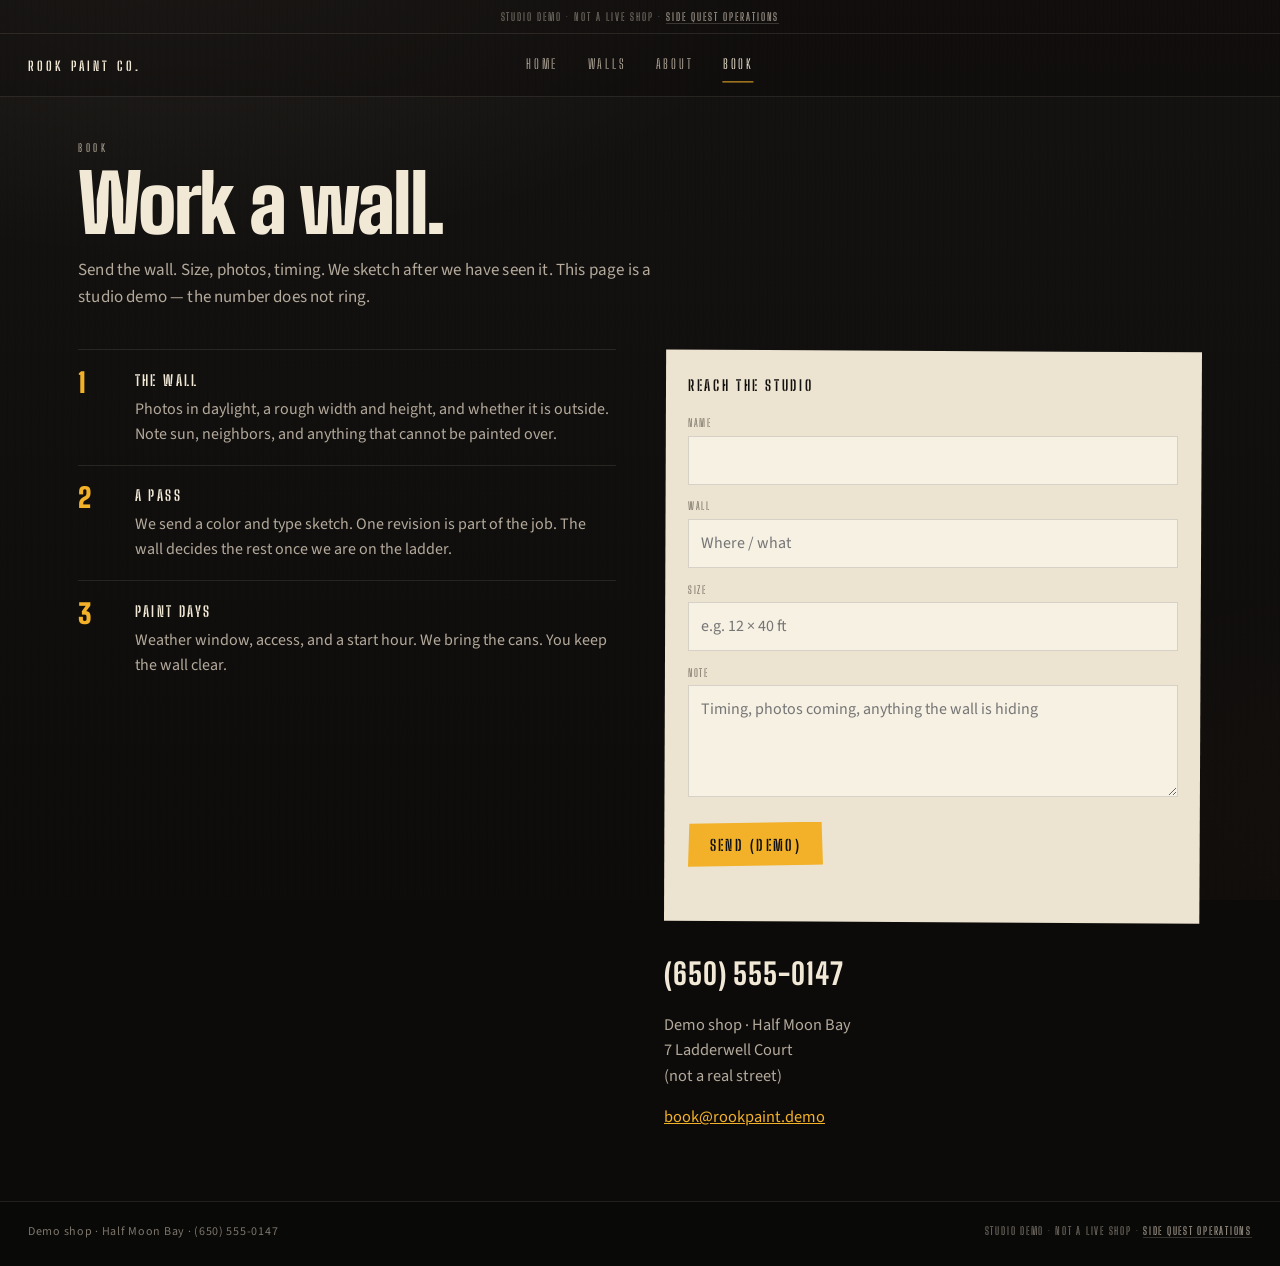
<file: book.html>
<!DOCTYPE html>
<html lang="en">
<head>
  <meta charset="utf-8">
  <meta name="viewport" content="width=device-width, initial-scale=1">
  <title>Book a wall — Rook Paint Co.</title>
  <meta name="description" content="Demo booking for Rook Paint Co. Fake Half Moon Bay shop. (650) 555-0147.">
  <link rel="canonical" href="https://rook.sidequestoperations.com/book.html">
  <link rel="icon" href="favicon.svg" type="image/svg+xml">
  <meta name="theme-color" content="#0c0b0a">
  <meta property="og:site_name" content="Rook Paint Co.">
  <meta property="og:title" content="Book a wall — Rook Paint Co.">
  <meta property="og:description" content="How to reach the studio. Demo contact only.">
  <meta property="og:url" content="https://rook.sidequestoperations.com/book.html">
  <meta property="og:type" content="website">
  <meta property="og:locale" content="en_US">
  <meta property="og:image" content="https://rook.sidequestoperations.com/images/og-rook.jpg">
  <meta property="og:image:width" content="1200">
  <meta property="og:image:height" content="630">
  <meta property="og:image:alt" content="Rook Paint Co. — stencil rook mural, murals and custom spray">
  <meta name="twitter:card" content="summary_large_image">
  <meta name="twitter:title" content="Book a wall — Rook Paint Co.">
  <meta name="twitter:description" content="How to reach the studio. Demo contact only.">
  <meta name="twitter:image" content="https://rook.sidequestoperations.com/images/og-rook.jpg">
  <link rel="preconnect" href="https://fonts.googleapis.com">
  <link rel="preconnect" href="https://fonts.gstatic.com" crossorigin>
  <link href="https://fonts.googleapis.com/css2?family=Big+Shoulders+Display:wght@700;800;900&family=Big+Shoulders+Stencil+Display:wght@500;700;900&family=Source+Sans+3:ital,wght@0,400;0,500;0,600;0,700;1,400&display=swap" rel="stylesheet">
  <link rel="stylesheet" href="styles.css">
</head>
<body>
  <a class="skip" href="#main">Skip to content</a>
  <div class="mast">
    <p class="house-bar">Studio demo · not a live shop · <a href="https://sidequestoperations.com">Side Quest Operations</a></p>
    <header class="site-header">
      <a class="brand" href="index.html">Rook Paint Co.</a>
      <nav class="nav" aria-label="Primary">
        <a href="index.html">Home</a>
        <a href="work.html">Walls</a>
        <a href="about.html">About</a>
        <a href="book.html" aria-current="page">Book</a>
      </nav>
    </header>
  </div>
  <main id="main" class="page">
    <p class="page-kicker">Book</p>
    <h1>Work a wall.</h1>
    <p class="intro">Send the wall. Size, photos, timing. We sketch after we have seen it. This page is a studio demo — the number does not ring.</p>
    <div class="book-grid">
      <ol class="steps">
        <li>
          <span class="n" aria-hidden="true">1</span>
          <div>
            <h2>The wall</h2>
            <p>Photos in daylight, a rough width and height, and whether it is outside. Note sun, neighbors, and anything that cannot be painted over.</p>
          </div>
        </li>
        <li>
          <span class="n" aria-hidden="true">2</span>
          <div>
            <h2>A pass</h2>
            <p>We send a color and type sketch. One revision is part of the job. The wall decides the rest once we are on the ladder.</p>
          </div>
        </li>
        <li>
          <span class="n" aria-hidden="true">3</span>
          <div>
            <h2>Paint days</h2>
            <p>Weather window, access, and a start hour. We bring the cans. You keep the wall clear.</p>
          </div>
        </li>
      </ol>
      <div>
        <form class="panel" id="book-form" action="#" method="post">
          <h2>Reach the studio</h2>
          <label for="name">Name</label>
          <input id="name" name="name" autocomplete="name" required>
          <label for="wall">Wall</label>
          <input id="wall" name="wall" placeholder="Where / what" required>
          <label for="size">Size</label>
          <input id="size" name="size" placeholder="e.g. 12 × 40 ft">
          <label for="note">Note</label>
          <textarea id="note" name="note" placeholder="Timing, photos coming, anything the wall is hiding"></textarea>
          <p style="margin:1rem 0 0">
            <button class="btn" type="submit">Send (demo)</button>
          </p>
          <p class="form-note" id="form-note" role="status"></p>
        </form>
        <div class="contact-block">
          <p><a class="phone" href="tel:+16505550147">(650) 555-0147</a></p>
          <p>Demo shop · Half Moon Bay<br>7 Ladderwell Court<br>(not a real street)</p>
          <p><a href="mailto:book@rookpaint.demo">book@rookpaint.demo</a></p>
        </div>
      </div>
    </div>
  </main>
  <footer class="site-footer">
    <p class="colophon">Demo shop · Half Moon Bay · (650) 555-0147</p>
    <p class="demo">Studio demo · not a live shop · <a href="https://sidequestoperations.com">Side Quest Operations</a></p>
  </footer>
  <script src="site.js"></script>
</body>
</html>
</file>
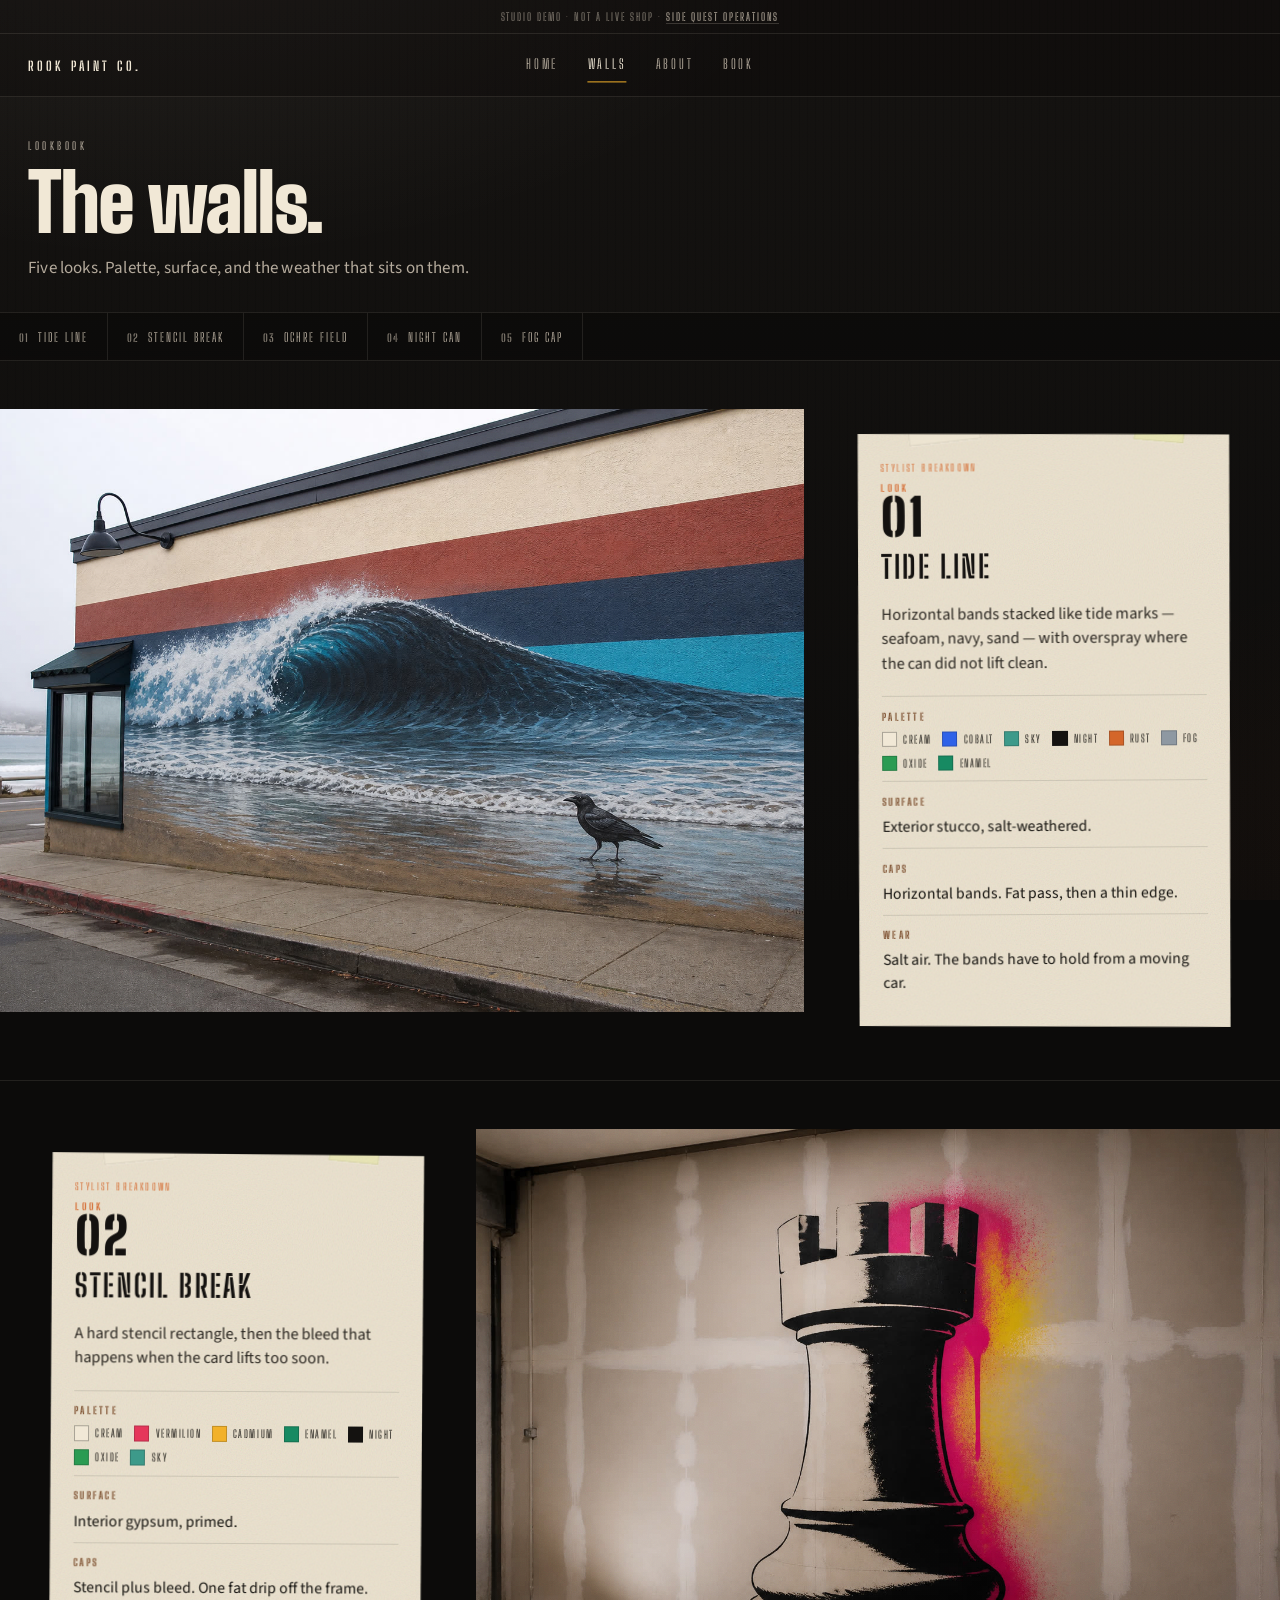
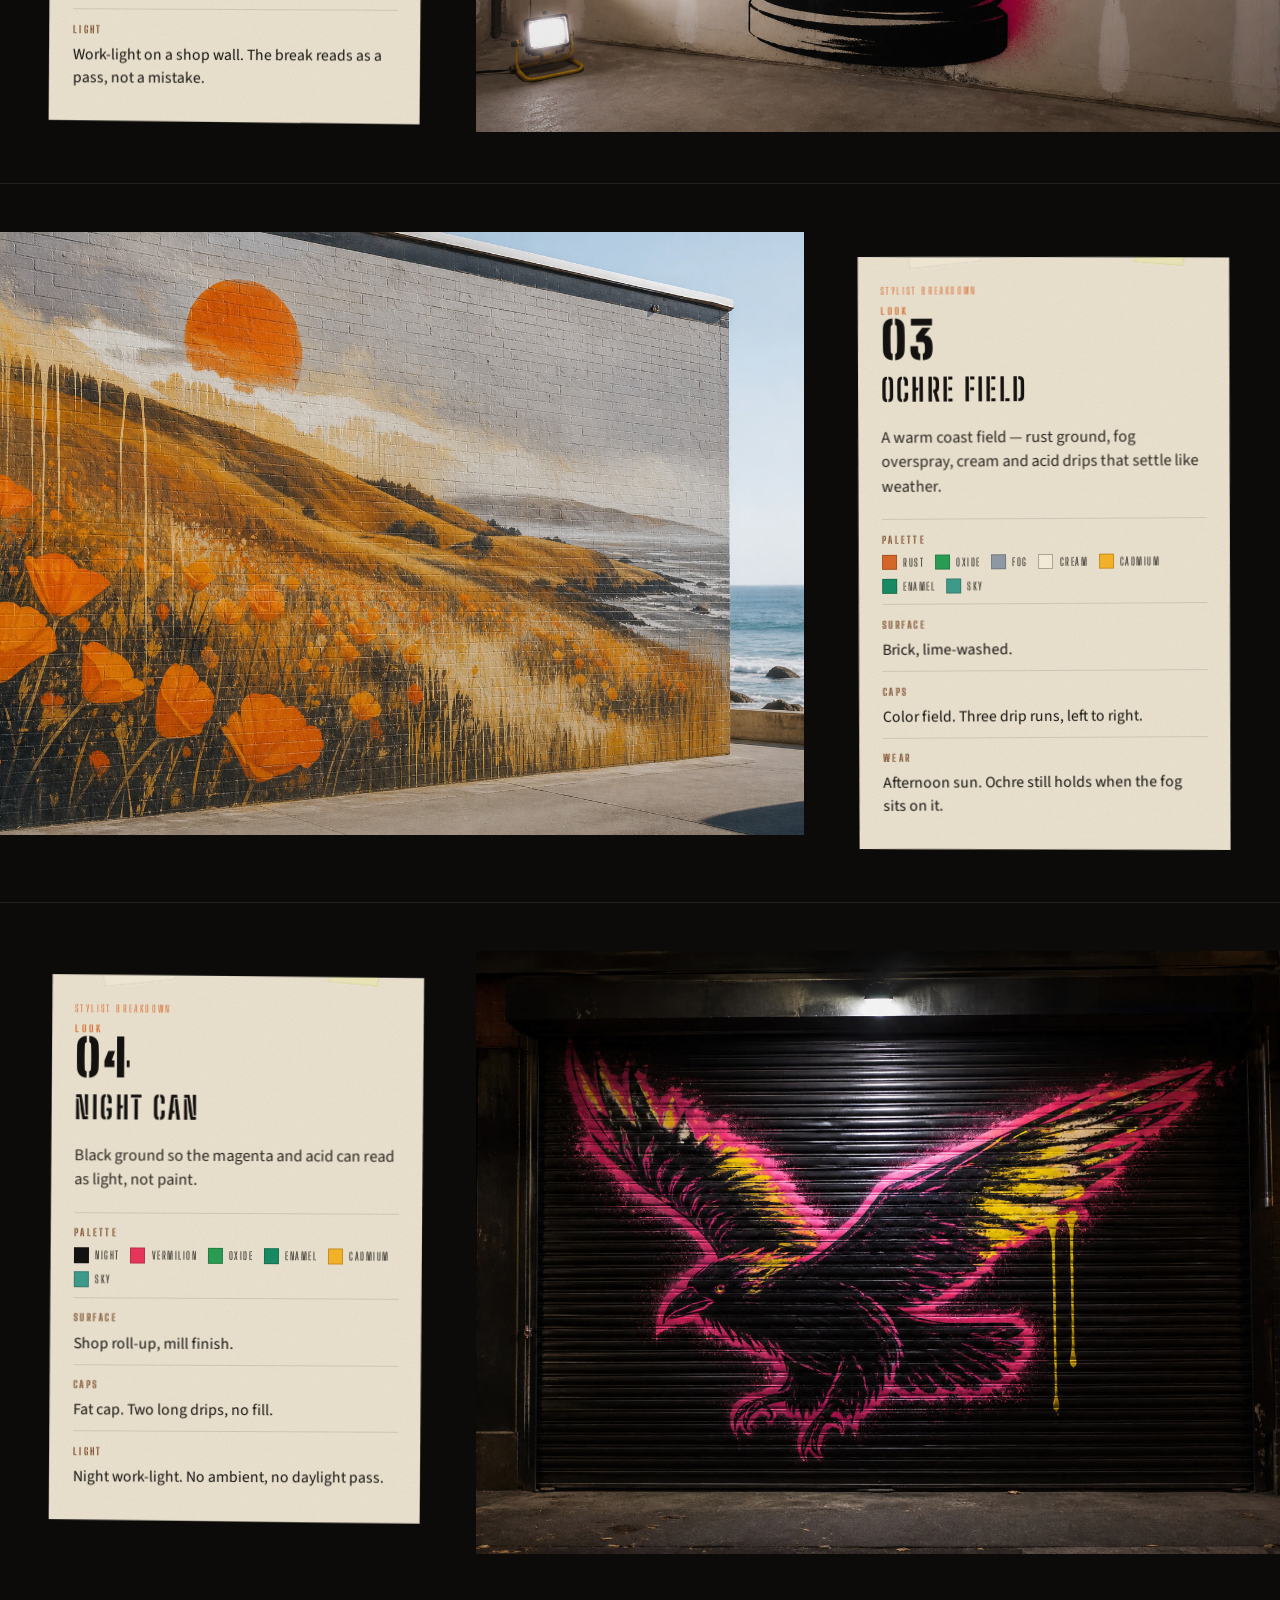
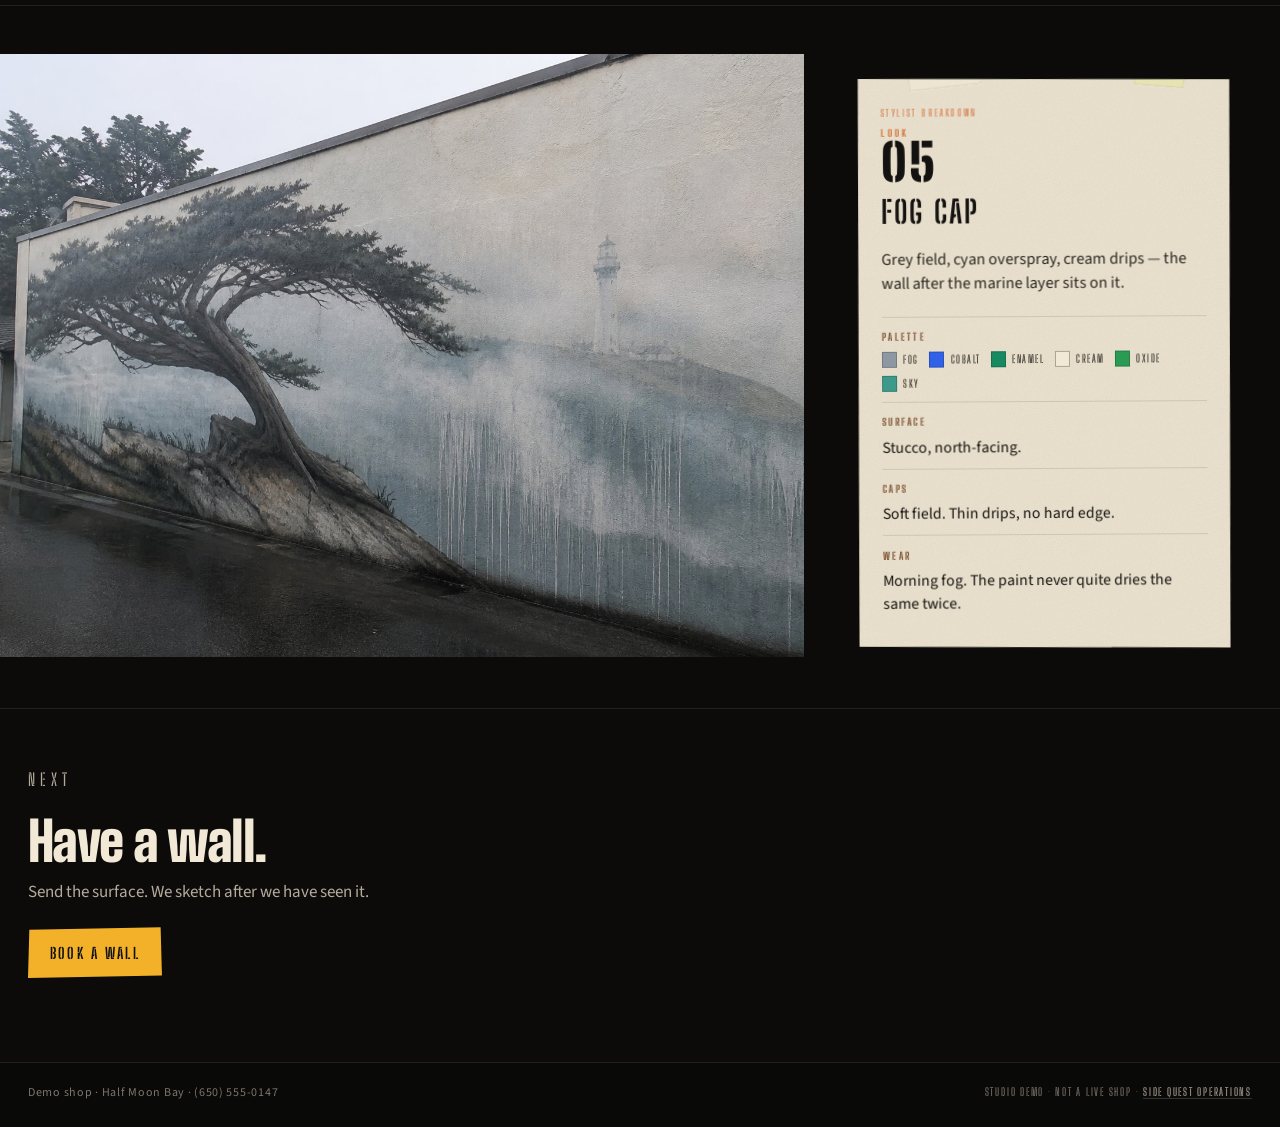
<file: work.html>
<!DOCTYPE html>
<html lang="en">
<head>
  <meta charset="utf-8">
  <meta name="viewport" content="width=device-width, initial-scale=1">
  <title>Walls — Rook Paint Co.</title>
  <meta name="description" content="Mural lookbook: Tide Line, Stencil Break, Ochre Field, Night Can, Fog Cap. Palette, surface, and caps for each wall.">
  <link rel="canonical" href="https://rook.sidequestoperations.com/work.html">
  <link rel="icon" href="favicon.svg" type="image/svg+xml">
  <meta name="theme-color" content="#0c0b0a">
  <meta property="og:site_name" content="Rook Paint Co.">
  <meta property="og:title" content="Walls — Rook Paint Co.">
  <meta property="og:description" content="Five walls. Palette, surface, and the weather that sits on them.">
  <meta property="og:url" content="https://rook.sidequestoperations.com/work.html">
  <meta property="og:type" content="website">
  <meta property="og:locale" content="en_US">
  <meta property="og:image" content="https://rook.sidequestoperations.com/images/og-rook.jpg">
  <meta property="og:image:width" content="1200">
  <meta property="og:image:height" content="630">
  <meta property="og:image:alt" content="Rook Paint Co. — stencil rook mural, murals and custom spray">
  <meta name="twitter:card" content="summary_large_image">
  <meta name="twitter:title" content="Walls — Rook Paint Co.">
  <meta name="twitter:description" content="Five walls. Palette, surface, and the weather that sits on them.">
  <meta name="twitter:image" content="https://rook.sidequestoperations.com/images/og-rook.jpg">
  <link rel="preconnect" href="https://fonts.googleapis.com">
  <link rel="preconnect" href="https://fonts.gstatic.com" crossorigin>
  <link href="https://fonts.googleapis.com/css2?family=Big+Shoulders+Display:wght@700;800;900&family=Big+Shoulders+Stencil+Display:wght@500;700;900&family=Source+Sans+3:ital,wght@0,400;0,500;0,600;0,700;1,400&display=swap" rel="stylesheet">
  <link rel="stylesheet" href="styles.css">
</head>
<body>
  <a class="skip" href="#main">Skip to content</a>
  <div class="mast">
    <p class="house-bar">Studio demo · not a live shop · <a href="https://sidequestoperations.com">Side Quest Operations</a></p>
    <header class="site-header">
      <a class="brand" href="index.html">Rook Paint Co.</a>
      <nav class="nav" aria-label="Primary">
        <a href="index.html">Home</a>
        <a href="work.html" aria-current="page">Walls</a>
        <a href="about.html">About</a>
        <a href="book.html">Book</a>
      </nav>
    </header>
  </div>
  <main id="main" class="lookbook">
    <header class="look-hero">
      <p class="page-kicker">Lookbook</p>
      <h1>The walls.</h1>
      <p class="intro">Five looks. Palette, surface, and the weather that sits on them.</p>
    </header>
    <nav class="look-rack" aria-label="Looks">
      <a href="#tide-line"><b>01</b> Tide Line</a>
      <a href="#stencil-break"><b>02</b> Stencil Break</a>
      <a href="#ochre-field"><b>03</b> Ochre Field</a>
      <a href="#night-can"><b>04</b> Night Can</a>
      <a href="#fog-cap"><b>05</b> Fog Cap</a>
    </nav>

    <article class="look" id="tide-line">
      <figure class="look-mural">
        <img src="images/mural-tide-line.jpg" alt="Tide Line mural: a breaking wave and a rook bird on tide-mark bands, spray-painted on coastal stucco" width="1600" height="1200">
        <figcaption>Tide Line — stacked seafoam, navy, and sand bands with overspray</figcaption>
      </figure>
      <aside class="look-sheet" aria-label="Stylist breakdown, Tide Line">
        <span class="tape t1" aria-hidden="true"></span>
        <span class="tape t2" aria-hidden="true"></span>
        <p class="look-kicker">Stylist breakdown</p>
        <p class="look-no"><span>Look</span> 01</p>
        <h2 id="tide-line-title">Tide Line</h2>
        <p class="look-line">Horizontal bands stacked like tide marks — seafoam, navy, sand — with overspray where the can did not lift clean.</p>
        <div class="look-meta">
          <div>
            <h3>Palette</h3>
            <ul class="chips">
              <li class="chip"><i data-can="cream" aria-hidden="true"></i>Cream</li>
              <li class="chip"><i data-can="cyan" aria-hidden="true"></i>Cobalt</li>
              <li class="chip"><i data-can="sky" aria-hidden="true"></i>Sky</li>
              <li class="chip"><i data-can="night" aria-hidden="true"></i>Night</li>
              <li class="chip"><i data-can="rust" aria-hidden="true"></i>Rust</li>
              <li class="chip"><i data-can="fog" aria-hidden="true"></i>Fog</li>
              <li class="chip"><i data-can="oxide" aria-hidden="true"></i>Oxide</li>
              <li class="chip"><i data-can="enamel" aria-hidden="true"></i>Enamel</li>
            </ul>
          </div>
          <div>
            <h3>Surface</h3>
            <p>Exterior stucco, salt-weathered.</p>
          </div>
          <div>
            <h3>Caps</h3>
            <p>Horizontal bands. Fat pass, then a thin edge.</p>
          </div>
          <div>
            <h3>Wear</h3>
            <p>Salt air. The bands have to hold from a moving car.</p>
          </div>
        </div>
      </aside>
    </article>

    <article class="look flip" id="stencil-break">
      <figure class="look-mural">
        <img src="images/mural-stencil-break.jpg" alt="Stencil Break mural: a giant stenciled chess rook with magenta and acid overspray on a workshop wall" width="1600" height="1200">
        <figcaption>Stencil Break — hard stencil edge with overspray bleed</figcaption>
      </figure>
      <aside class="look-sheet" aria-label="Stylist breakdown, Stencil Break">
        <span class="tape t1" aria-hidden="true"></span>
        <span class="tape t2" aria-hidden="true"></span>
        <p class="look-kicker">Stylist breakdown</p>
        <p class="look-no"><span>Look</span> 02</p>
        <h2 id="stencil-break-title">Stencil Break</h2>
        <p class="look-line">A hard stencil rectangle, then the bleed that happens when the card lifts too soon.</p>
        <div class="look-meta">
          <div>
            <h3>Palette</h3>
            <ul class="chips">
              <li class="chip"><i data-can="cream" aria-hidden="true"></i>Cream</li>
              <li class="chip"><i data-can="magenta" aria-hidden="true"></i>Vermilion</li>
              <li class="chip"><i data-can="acid" aria-hidden="true"></i>Cadmium</li>
              <li class="chip"><i data-can="enamel" aria-hidden="true"></i>Enamel</li>
              <li class="chip"><i data-can="night" aria-hidden="true"></i>Night</li>
              <li class="chip"><i data-can="oxide" aria-hidden="true"></i>Oxide</li>
              <li class="chip"><i data-can="sky" aria-hidden="true"></i>Sky</li>
            </ul>
          </div>
          <div>
            <h3>Surface</h3>
            <p>Interior gypsum, primed.</p>
          </div>
          <div>
            <h3>Caps</h3>
            <p>Stencil plus bleed. One fat drip off the frame.</p>
          </div>
          <div>
            <h3>Light</h3>
            <p>Work-light on a shop wall. The break reads as a pass, not a mistake.</p>
          </div>
        </div>
      </aside>
    </article>

    <article class="look" id="ochre-field">
      <figure class="look-mural">
        <img src="images/mural-ochre-field.jpg" alt="Ochre Field mural: coastal hills and California poppies spray-painted on brick" width="1600" height="1200">
        <figcaption>Ochre Field — warm rust and fog color field</figcaption>
      </figure>
      <aside class="look-sheet" aria-label="Stylist breakdown, Ochre Field">
        <span class="tape t1" aria-hidden="true"></span>
        <span class="tape t2" aria-hidden="true"></span>
        <p class="look-kicker">Stylist breakdown</p>
        <p class="look-no"><span>Look</span> 03</p>
        <h2 id="ochre-field-title">Ochre Field</h2>
        <p class="look-line">A warm coast field — rust ground, fog overspray, cream and acid drips that settle like weather.</p>
        <div class="look-meta">
          <div>
            <h3>Palette</h3>
            <ul class="chips">
              <li class="chip"><i data-can="rust" aria-hidden="true"></i>Rust</li>
              <li class="chip"><i data-can="oxide" aria-hidden="true"></i>Oxide</li>
              <li class="chip"><i data-can="fog" aria-hidden="true"></i>Fog</li>
              <li class="chip"><i data-can="cream" aria-hidden="true"></i>Cream</li>
              <li class="chip"><i data-can="acid" aria-hidden="true"></i>Cadmium</li>
              <li class="chip"><i data-can="enamel" aria-hidden="true"></i>Enamel</li>
              <li class="chip"><i data-can="sky" aria-hidden="true"></i>Sky</li>
            </ul>
          </div>
          <div>
            <h3>Surface</h3>
            <p>Brick, lime-washed.</p>
          </div>
          <div>
            <h3>Caps</h3>
            <p>Color field. Three drip runs, left to right.</p>
          </div>
          <div>
            <h3>Wear</h3>
            <p>Afternoon sun. Ochre still holds when the fog sits on it.</p>
          </div>
        </div>
      </aside>
    </article>

    <article class="look flip" id="night-can">
      <figure class="look-mural">
        <img src="images/mural-night-can.jpg" alt="Night Can mural: a magenta and acid rook bird in flight on a black shop roll-up door" width="1600" height="1200">
        <figcaption>Night Can — black ground with magenta and acid spray</figcaption>
      </figure>
      <aside class="look-sheet" aria-label="Stylist breakdown, Night Can">
        <span class="tape t1" aria-hidden="true"></span>
        <span class="tape t2" aria-hidden="true"></span>
        <p class="look-kicker">Stylist breakdown</p>
        <p class="look-no"><span>Look</span> 04</p>
        <h2 id="night-can-title">Night Can</h2>
        <p class="look-line">Black ground so the magenta and acid can read as light, not paint.</p>
        <div class="look-meta">
          <div>
            <h3>Palette</h3>
            <ul class="chips">
              <li class="chip"><i data-can="night" aria-hidden="true"></i>Night</li>
              <li class="chip"><i data-can="magenta" aria-hidden="true"></i>Vermilion</li>
              <li class="chip"><i data-can="oxide" aria-hidden="true"></i>Oxide</li>
              <li class="chip"><i data-can="enamel" aria-hidden="true"></i>Enamel</li>
              <li class="chip"><i data-can="acid" aria-hidden="true"></i>Cadmium</li>
              <li class="chip"><i data-can="sky" aria-hidden="true"></i>Sky</li>
            </ul>
          </div>
          <div>
            <h3>Surface</h3>
            <p>Shop roll-up, mill finish.</p>
          </div>
          <div>
            <h3>Caps</h3>
            <p>Fat cap. Two long drips, no fill.</p>
          </div>
          <div>
            <h3>Light</h3>
            <p>Night work-light. No ambient, no daylight pass.</p>
          </div>
        </div>
      </aside>
    </article>

    <article class="look" id="fog-cap">
      <figure class="look-mural">
        <img src="images/mural-fog-cap.jpg" alt="Fog Cap mural: a cypress and lighthouse in marine-layer fog on north-facing stucco" width="1600" height="1200">
        <figcaption>Fog Cap — grey field with cyan overspray and cream drips</figcaption>
      </figure>
      <aside class="look-sheet" aria-label="Stylist breakdown, Fog Cap">
        <span class="tape t1" aria-hidden="true"></span>
        <span class="tape t2" aria-hidden="true"></span>
        <p class="look-kicker">Stylist breakdown</p>
        <p class="look-no"><span>Look</span> 05</p>
        <h2 id="fog-cap-title">Fog Cap</h2>
        <p class="look-line">Grey field, cyan overspray, cream drips — the wall after the marine layer sits on it.</p>
        <div class="look-meta">
          <div>
            <h3>Palette</h3>
            <ul class="chips">
              <li class="chip"><i data-can="fog" aria-hidden="true"></i>Fog</li>
              <li class="chip"><i data-can="cyan" aria-hidden="true"></i>Cobalt</li>
              <li class="chip"><i data-can="enamel" aria-hidden="true"></i>Enamel</li>
              <li class="chip"><i data-can="cream" aria-hidden="true"></i>Cream</li>
              <li class="chip"><i data-can="oxide" aria-hidden="true"></i>Oxide</li>
              <li class="chip"><i data-can="sky" aria-hidden="true"></i>Sky</li>
            </ul>
          </div>
          <div>
            <h3>Surface</h3>
            <p>Stucco, north-facing.</p>
          </div>
          <div>
            <h3>Caps</h3>
            <p>Soft field. Thin drips, no hard edge.</p>
          </div>
          <div>
            <h3>Wear</h3>
            <p>Morning fog. The paint never quite dries the same twice.</p>
          </div>
        </div>
      </aside>
    </article>

    <section class="look-cta" aria-labelledby="book-wall">
      <p class="page-kicker">Next</p>
      <h2 id="book-wall">Have a wall.</h2>
      <p>Send the surface. We sketch after we have seen it.</p>
      <p><a class="btn" href="book.html">Book a wall</a></p>
    </section>
  </main>
  <footer class="site-footer">
    <p class="colophon">Demo shop · Half Moon Bay · (650) 555-0147</p>
    <p class="demo">Studio demo · not a live shop · <a href="https://sidequestoperations.com">Side Quest Operations</a></p>
  </footer>
  <script src="site.js"></script>
</body>
</html>
</file>
<file: styles.css>
/* Rook Paint Co. — wall, not a template */
:root {
  --ink: #0c0b0a;
  --wall: #12110f;
  --wall-2: #171410;
  --cream: #f1e8d6;
  --paper: #ece3d0;
  --dust: #b4aa9c;
  --mute: #7d766c;
  --mag: #e5365a;
  --acid: #f2b129;
  --cyn: #2f62e8;
  --rust: #d4662a;
  --violet: #7b3fd4;
  --oxide: #2a9b52;
  --enamel: #178a62;
  --sky: #3d9a8a;
  --line: rgba(241, 232, 214, 0.1);
  --line-strong: rgba(241, 232, 214, 0.18);
  --display: "Big Shoulders Display", "Arial Narrow", sans-serif;
  --stencil: "Big Shoulders Stencil Display", "Arial Narrow", sans-serif;
  --body: "Source Sans 3", "Segoe UI", sans-serif;
  --ease-out: cubic-bezier(0.22, 1, 0.36, 1);
  --ease-spray: cubic-bezier(0.16, 0.84, 0.28, 1);
}

*, *::before, *::after { box-sizing: border-box; }
html {
  scroll-behavior: smooth;
  -webkit-text-size-adjust: 100%;
}
html, body { margin: 0; min-height: 100%; }
body {
  font-family: var(--body);
  color: var(--cream);
  background: var(--ink);
  line-height: 1.58;
  overflow-x: hidden;
  -webkit-font-smoothing: antialiased;
  text-rendering: optimizeLegibility;
  font-optical-sizing: auto;
}
::selection {
  background: var(--acid);
  color: #111;
}

/* Concrete wall: stain, work-light, grain — quieter, inkier */
body::before {
  content: "";
  position: fixed;
  inset: 0;
  pointer-events: none;
  z-index: 0;
  background:
    radial-gradient(1100px 640px at 14% -12%, rgba(241, 232, 214, 0.07), transparent 58%),
    radial-gradient(720px 480px at 108% 92%, rgba(196, 92, 42, 0.045), transparent 52%),
    repeating-linear-gradient(90deg, transparent 0 7px, rgba(0,0,0,.11) 7px 8px),
    linear-gradient(180deg, #141210, var(--ink));
}
body::after {
  content: "";
  position: fixed;
  inset: 0;
  pointer-events: none;
  z-index: 1;
  opacity: 0.07;
  mix-blend-mode: overlay;
  background-image: url("data:image/svg+xml;utf8,<svg xmlns='http://www.w3.org/2000/svg' width='160' height='160'><filter id='n'><feTurbulence type='fractalNoise' baseFrequency='.85' numOctaves='4' stitchTiles='stitch'/></filter><rect width='100%' height='100%' filter='url(%23n)'/></svg>");
}

.skip {
  position: absolute;
  left: -999px;
  top: 0;
}
.skip:focus {
  left: 12px;
  top: 12px;
  z-index: 30;
  background: var(--acid);
  color: #111;
  padding: 8px 12px;
  text-decoration: none;
}

.wrap, .mast, .site-header, main, .site-footer, .spray-enter, .house-bar {
  position: relative;
  z-index: 2;
}

/* Mast: gallery running-head + stencil nav, two hairlines */
.mast {
  border-bottom: 1px solid var(--line);
  background: rgba(8, 7, 6, 0.28);
}
.house-bar {
  margin: 0;
  padding: 0.5rem 1.75rem;
  font-family: var(--stencil);
  font-size: 0.6875rem;
  font-weight: 500;
  letter-spacing: 0.18em;
  text-transform: uppercase;
  color: var(--mute);
  text-align: center;
  border-bottom: 1px solid var(--line);
}
.house-bar a {
  color: var(--dust);
  text-decoration: none;
  border-bottom: 1px solid var(--line-strong);
}
.house-bar a:hover,
.house-bar a:focus-visible { color: var(--cream); border-bottom-color: var(--oxide); }

/* —— Nav: stencil kick along the wall —— */
.site-header {
  display: flex;
  align-items: center;
  justify-content: space-between;
  gap: 1.1rem;
  padding: 1.2rem 1.75rem 1.1rem;
  border-bottom: 0;
  position: relative;
  min-height: 3.85rem;
}
.brand {
  font-family: var(--stencil);
  font-weight: 700;
  font-size: 0.82rem;
  letter-spacing: 0.24em;
  text-transform: uppercase;
  color: var(--cream);
  text-decoration: none;
}
.brand:hover { color: var(--oxide); }
.nav {
  display: flex;
  gap: 1.85rem;
  flex-wrap: wrap;
  justify-content: center;
  position: absolute;
  left: 50%;
  top: 50%;
  transform: translate(-50%, -50%);
}
.nav a {
  font-family: var(--stencil);
  font-size: 0.84rem;
  letter-spacing: 0.2em;
  text-transform: uppercase;
  color: var(--dust);
  text-decoration: none;
  position: relative;
}
.nav a[aria-current="page"] { color: var(--cream); }
.nav a[aria-current="page"]::after,
.nav a:hover::after {
  content: "";
  position: absolute;
  left: 0;
  right: 0;
  bottom: -7px;
  height: 1px;
  background: var(--acid);
}
.nav a:hover { color: var(--cream); }

/* —— Stencil-painted display type —— */
.stage {
  padding: 2.6rem 1.75rem 1.4rem;
  min-height: calc(100vh - 5.2rem);
  display: grid;
  grid-template-columns: 1fr;
  grid-template-rows: 1fr auto;
  gap: 1.6rem;
  align-items: stretch;
  isolation: isolate;
}
.stage-main { min-width: 0; overflow: visible; position: relative; z-index: 1; }

/* Home mural: lives in the empty wall, not over ROOK */
.mural-wall {
  position: absolute;
  inset: 0;
  width: 100%;
  height: 100%;
  pointer-events: none;
  z-index: 0;
  -webkit-mask-image: linear-gradient(90deg, transparent 0%, transparent 20%, rgba(0,0,0,.28) 34%, #000 48%);
  mask-image: linear-gradient(90deg, transparent 0%, transparent 20%, rgba(0,0,0,.28) 34%, #000 48%);
}
.eyebrow,
.page-kicker {
  font-family: var(--stencil);
  font-weight: 500;
  letter-spacing: 0.32em;
  text-transform: uppercase;
  font-size: 0.6875rem;
  color: var(--dust);
  margin: 0 0 0.7rem;
}
.drip-type {
  margin: 0;
  line-height: 0.8;
  font-family: var(--stencil);
  font-weight: 900;
  font-size: clamp(5.4rem, 22vw, 13.5rem);
  letter-spacing: 0.008em;
  color: var(--cream);
  position: relative;
  padding: 0.08em 0.1em 0.12em 0;
  overflow: visible;
}
.word {
  display: flex;
  gap: 0.04em;
  position: relative;
  overflow: visible;
}
.ch {
  position: relative;
  display: inline-block;
  overflow: visible;
}
.mist {
  position: absolute;
  left: 0;
  top: 0;
  z-index: 0;
  color: var(--cream);
  -webkit-text-fill-color: var(--cream);
  pointer-events: none;
  opacity: 0;
  filter: blur(0.9px);
  transform: scale(1.02);
  animation: mist-in 0.7s var(--ease-out) forwards;
  --mist-op: 0.2;
}
.ch:nth-child(1) .mist { animation-delay: 0.02s; }
.ch:nth-child(2) .mist { animation-delay: 0.06s; }
.ch:nth-child(3) .mist { animation-delay: 0.1s; }
.ch:nth-child(4) .mist { animation-delay: 0.14s; }
@keyframes mist-in {
  to { opacity: var(--mist-op); }
}
.letter {
  position: relative;
  z-index: 1;
  display: block;
  background-color: #e4dcc8;
  background-image: url("spray-grain.png"), url("spray-grain.png");
  background-size: 240px 240px, 380px 380px;
  background-position: 0 0, 62px 40px;
  background-repeat: repeat;
  background-blend-mode: overlay, multiply;
  -webkit-background-clip: text;
  background-clip: text;
  color: transparent;
  -webkit-text-fill-color: transparent;
  /* Readable immediately: start ~78% painted, finish within ~500ms */
  clip-path: inset(-8% -10% -12% -10%);
  animation: paint-down 0.42s var(--ease-spray) both;
}
.ch:nth-child(1) .letter { animation-delay: 0s; }
.ch:nth-child(2) .letter { animation-delay: 0.05s; }
.ch:nth-child(3) .letter { animation-delay: 0.1s; }
.ch:nth-child(4) .letter { animation-delay: 0.15s; }

@keyframes paint-down {
  from { clip-path: inset(-8% -10% 22% -10%); }
  to { clip-path: inset(-8% -10% -12% -10%); }
}

.overspray {
  position: absolute;
  left: -2%;
  right: -2%;
  top: -6%;
  bottom: -10%;
  width: auto;
  height: auto;
  pointer-events: none;
  z-index: 2;
  opacity: 0;
  mix-blend-mode: screen;
  animation: speck-in 1.05s var(--ease-out) 0.16s forwards;
}
@keyframes speck-in {
  to { opacity: 0.72; }
}

.co {
  font-family: var(--stencil);
  font-weight: 500;
  font-size: clamp(1.05rem, 2.6vw, 1.55rem);
  letter-spacing: 0.28em;
  text-transform: uppercase;
  color: var(--dust);
  margin: 0.15rem 0 1.7rem;
}

.lede {
  max-width: 34rem;
  font-size: 1.125rem;
  line-height: 1.55;
  letter-spacing: 0.01em;
  color: rgba(241, 232, 214, 0.92);
  margin: 0 0 1.85rem;
}
.lede strong { font-weight: 700; color: var(--acid); }

.actions {
  display: flex;
  flex-wrap: wrap;
  gap: 0.85rem 1.05rem;
}
/* Primary CTA is readable at t=0; a short wet-spray settle, not a hide */
.stage-main .actions .btn {
  animation: cta-settle 0.45s var(--ease-out) both;
}
.stage-main .actions .btn.ghost { animation-delay: 0.06s; }
@keyframes cta-settle {
  from { filter: contrast(1.06) brightness(1.03); transform: translateY(1px); }
  to { filter: none; transform: none; }
}

/* Spray-painted rectangles, not rounded SaaS buttons */
.btn {
  position: relative;
  isolation: isolate;
  display: inline-block;
  font-family: var(--stencil);
  font-size: 0.95rem;
  font-weight: 700;
  letter-spacing: 0.16em;
  text-transform: uppercase;
  text-decoration: none;
  color: #111;
  background: var(--acid);
  padding: 0.92rem 1.35rem 0.78rem;
  border: 0;
  cursor: pointer;
  clip-path: polygon(1% 5%, 99% 0, 100% 95%, 0 100%);
  transition: filter 0.35s var(--ease-out);
}
.btn.ghost {
  background: transparent;
  color: var(--cream);
  box-shadow: inset 0 0 0 1px var(--oxide);
  color: var(--oxide);
}
.btn::before {
  content: "";
  position: absolute;
  inset: -24%;
  z-index: -1;
  background: radial-gradient(circle, rgba(230, 255, 61, 0.55) 0%, transparent 70%);
  opacity: 0;
  filter: blur(16px);
  transition: opacity 0.4s var(--ease-out);
}
.btn:hover::before,
.btn:focus-visible::before { opacity: 0.32; }
.btn:hover,
.btn:focus-visible {
  filter: brightness(1.04);
}
.btn.ghost:hover { background: rgba(241, 232, 214, 0.05); }

/* Full-width service row — spread, not a stacked box */
.rack {
  list-style: none;
  margin: 0;
  padding: 0.55rem 0 1.75rem;
  border-left: 0;
  position: relative;
  z-index: 1;
  display: grid;
  grid-template-columns: repeat(4, minmax(0, 1fr));
  gap: 1.15rem 2.1rem;
  width: 100%;
  align-self: end;
}
.rack li { padding: 0; border: 0; }
.rack a {
  display: block;
  font-family: var(--stencil);
  letter-spacing: 0.14em;
  text-transform: uppercase;
  font-size: clamp(1rem, 1.7vw, 1.42rem);
  font-weight: 700;
  color: var(--cream);
  text-decoration: none;
  padding: 0.9rem 0.85rem 0.78rem;
  background: none;
  border: 0;
  box-shadow: none;
  text-shadow: 0 1px 12px rgba(12, 11, 10, 0.8);
  animation: rack-spray 0.42s var(--ease-spray) both;
  transition: color 0.2s var(--ease-out), background-color 0.2s var(--ease-out);
}
.rack li:nth-child(1) a { animation-delay: 0.04s; }
.rack li:nth-child(2) a { animation-delay: 0.1s; }
.rack li:nth-child(3) a { animation-delay: 0.16s; }
.rack li:nth-child(4) a { animation-delay: 0.22s; }
.rack a:hover,
.rack a:focus-visible {
  color: #111;
  background: var(--acid);
  text-shadow: none;
}
.rack b {
  display: block;
  font-weight: 500;
  font-size: 0.64rem;
  color: rgba(241, 232, 214, 0.58);
  letter-spacing: 0.24em;
  margin-bottom: 0.28rem;
}
.rack a:hover b,
.rack a:focus-visible b { color: #111; }
@keyframes rack-spray {
  from { opacity: 0.72; filter: blur(1.2px); clip-path: inset(0 10% 0 0); }
  to { opacity: 1; filter: none; clip-path: inset(0 0 0 0); }
}
.reduced .rack a { animation: none; }
.reduced .stage-main .actions .btn { animation: none; }
.reduced .look-mural,
.reduced .look-no,
.reduced .chip { animation: none !important; }
.reduced .look.await-paint .look-mural,
.reduced .look.in-view .look-mural,
.reduced .look.await-paint .look-no,
.reduced .look.in-view .look-no { clip-path: none; }
.reduced .look.await-paint .chip,
.reduced .look.in-view .chip { opacity: 1; transform: none; }


/* Page-enter spray bursts — mist, not a toy flash */
.spray-enter {
  position: fixed;
  inset: 0;
  pointer-events: none;
  z-index: 3;
}
.burst {
  position: absolute;
  width: min(28vw, 280px);
  height: min(28vw, 280px);
  border-radius: 50%;
  opacity: 0;
  filter: blur(22px);
  animation: spray-in 0.72s var(--ease-out) forwards;
  mix-blend-mode: screen;
}
.burst.b1 { left: 8%; top: 12%; background: radial-gradient(circle, rgba(241,232,214,.22), transparent 72%); }
.burst.b2 { right: 8%; top: 30%; background: radial-gradient(circle, rgba(230,255,61,.14), transparent 72%); animation-delay: 0.1s; }
.burst.b3 { left: 34%; bottom: 10%; background: radial-gradient(circle, rgba(255,61,138,.12), transparent 72%); animation-delay: 0.18s; }
@keyframes spray-in {
  0% { opacity: 0; transform: scale(0.42); }
  40% { opacity: 0.42; }
  100% { opacity: 0; transform: scale(1.12); }
}

/* Mouse spray: canvas overlay, stamps fade on their own clock */
#spray-layer {
  position: fixed;
  inset: 0;
  width: 100%;
  height: 100%;
  pointer-events: none;
  z-index: 12;
  mix-blend-mode: screen;
}

/* Inner pages */
.page {
  padding: 2.6rem 1.75rem 3.4rem;
  max-width: 1180px;
  margin-inline: auto;
}
.page h1,
.look-hero h1 {
  font-family: var(--display);
  font-weight: 900;
  font-size: clamp(2.7rem, 7.4vw, 5rem);
  line-height: 0.92;
  letter-spacing: -0.028em;
  margin: 0 0 1rem;
  text-wrap: balance;
}
.page .intro,
.look-hero .intro {
  max-width: 38rem;
  font-size: 1.0625rem;
  line-height: 1.6;
  letter-spacing: 0.01em;
  color: var(--dust);
  margin: 0 0 2.4rem;
}

html:has(.lookbook) { scroll-padding-top: 3.85rem; }

/* —— Walls lookbook: rack of looks, not a brick grid —— */
.lookbook { padding: 0 0 2.75rem; }
.look-hero {
  padding: 2.5rem 1.75rem 1.35rem;
  max-width: 42rem;
}
.look-hero .intro { margin-bottom: 0.5rem; }

.look-rack {
  position: sticky;
  top: 0;
  z-index: 6;
  display: flex;
  gap: 0;
  overflow-x: auto;
  -webkit-overflow-scrolling: touch;
  scrollbar-width: thin;
  scrollbar-color: rgba(241, 232, 214, 0.28) transparent;
  border-block: 1px solid var(--line);
  background:
    linear-gradient(180deg, rgba(12, 11, 10, 0.94), rgba(12, 11, 10, 0.88));
  backdrop-filter: blur(10px);
}
.look-rack a {
  flex: 0 0 auto;
  display: flex;
  align-items: baseline;
  gap: 0.5rem;
  padding: 0.92rem 1.2rem 0.82rem;
  font-family: var(--stencil);
  letter-spacing: 0.16em;
  text-transform: uppercase;
  text-decoration: none;
  color: var(--dust);
  font-size: 0.78rem;
  white-space: nowrap;
  border-right: 1px solid var(--line);
}
.look-rack a:hover,
.look-rack a:focus-visible { color: var(--cream); background: rgba(241, 232, 214, 0.04); }
.look-rack a:focus-visible { outline: 1px solid var(--acid); outline-offset: -1px; }
.look-rack b {
  font-weight: 700;
  color: var(--mute);
  letter-spacing: 0.12em;
  font-size: 0.68rem;
}

.look {
  display: grid;
  grid-template-columns: minmax(0, 1.45fr) minmax(260px, 26rem);
  gap: 1.6rem 2rem;
  align-items: start;
  padding: 3rem 1.75rem 3.2rem 0;
  border-bottom: 1px solid var(--line);
  scroll-margin-top: 3.85rem;
}
.look.flip {
  grid-template-columns: minmax(260px, 26rem) minmax(0, 1.45fr);
  padding-left: 1.75rem;
  padding-right: 0;
}
.look.flip .look-mural { order: 2; }
.look.flip .look-sheet { order: 1; }

.look-mural {
  position: relative;
  margin: 0;
  background: var(--ink);
  overflow: hidden;
  isolation: isolate;
  min-height: 0;
}
.look-mural img {
  display: block;
  width: 100%;
  height: auto;
  aspect-ratio: 4 / 3;
  object-fit: cover;
  object-position: center;
}
.look-mural figcaption {
  position: absolute;
  width: 1px;
  height: 1px;
  padding: 0;
  margin: -1px;
  overflow: hidden;
  clip: rect(0, 0, 0, 0);
  white-space: nowrap;
  border: 0;
}
.look-mural::before {
  content: "";
  position: absolute;
  inset: 0;
  z-index: 1;
  pointer-events: none;
  background: linear-gradient(180deg, transparent 62%, rgba(12, 11, 10, 0.18) 100%);
  opacity: 0.7;
  transition: opacity 0.4s var(--ease-out);
}
.look-mural:hover::before,
.look-mural:focus-within::before { opacity: 0.35; }
.look-mural::after {
  content: "";
  position: absolute;
  inset: 0;
  z-index: 1;
  pointer-events: none;
  opacity: 0.1;
  mix-blend-mode: overlay;
  background-image: url("data:image/svg+xml;utf8,<svg xmlns='http://www.w3.org/2000/svg' width='140' height='140'><filter id='n'><feTurbulence type='fractalNoise' baseFrequency='.9' numOctaves='3' stitchTiles='stitch'/></filter><rect width='100%' height='100%' filter='url(%23n)'/></svg>");
}

.look.await-paint:not(.in-view) .look-mural {
  clip-path: inset(0 0 100% 0);
}
.look.in-view .look-mural {
  animation: mural-paint 1.05s var(--ease-spray) both;
}
@keyframes mural-paint {
  from { clip-path: inset(-1% -1% 102% -1%); }
  to { clip-path: inset(-1% -1% -1% -1%); }
}

/* Paper treatment taped to the wall */
.look-sheet {
  position: relative;
  color: #161410;
  background: var(--paper);
  padding: 1.7rem 1.5rem 1.55rem;
  margin: 1.5rem 1.35rem 0;
  transform: rotate(-0.32deg);
  clip-path: polygon(0.35% 0, 100% 0.4%, 99.5% 100%, 0 99.5%);
  box-shadow:
    0 22px 44px rgba(0, 0, 0, 0.32),
    0 0 0 1px rgba(20, 18, 16, 0.08);
}
.look.flip .look-sheet { transform: rotate(0.28deg); }
.look-sheet::before {
  content: "";
  position: absolute;
  inset: 0;
  pointer-events: none;
  opacity: 0.16;
  mix-blend-mode: multiply;
  background-image: url("data:image/svg+xml;utf8,<svg xmlns='http://www.w3.org/2000/svg' width='120' height='120'><filter id='n'><feTurbulence type='fractalNoise' baseFrequency='.8' numOctaves='4' stitchTiles='stitch'/></filter><rect width='100%' height='100%' filter='url(%23n)'/></svg>");
}
.look-sheet .tape {
  position: absolute;
  top: -9px;
  height: 18px;
  background: rgba(241, 232, 214, 0.62);
  box-shadow:
    inset 0 0 0 1px rgba(20, 18, 16, 0.08),
    0 1px 0 rgba(255, 255, 255, 0.16);
  z-index: 2;
}
.look-sheet .tape.t1 {
  left: 14%;
  width: 72px;
  transform: rotate(-6deg);
}
.look-sheet .tape.t2 {
  right: 12%;
  left: auto;
  width: 50px;
  transform: rotate(5deg);
  background: rgba(230, 255, 61, 0.16);
}

.look-kicker {
  font-family: var(--stencil);
  letter-spacing: 0.24em;
  text-transform: uppercase;
  font-size: 0.625rem;
  color: var(--rust);
  margin: 0 0 0.45rem;
  position: relative;
}
.look-no {
  font-family: var(--stencil);
  font-weight: 900;
  font-size: clamp(2.3rem, 5.6vw, 3.2rem);
  line-height: 0.86;
  letter-spacing: 0.03em;
  text-transform: uppercase;
  color: #141210;
  margin: 0 0 0.2rem;
  position: relative;
}
.look-no span {
  display: block;
  font-size: 0.64rem;
  letter-spacing: 0.3em;
  font-weight: 700;
  color: var(--rust);
  margin-bottom: 0.18rem;
}
.look.await-paint:not(.in-view) .look-no {
  clip-path: inset(0 100% 0 -6%);
}
.look.in-view .look-no {
  animation: stencil-reveal 0.62s 0.12s var(--ease-spray) both;
}
@keyframes stencil-reveal {
  from { clip-path: inset(0 100% 0 -8%); }
  to { clip-path: inset(0 -8% 0 -8%); }
}

.look-sheet h2 {
  font-family: var(--stencil);
  font-weight: 700;
  font-size: clamp(1.5rem, 2.8vw, 1.95rem);
  letter-spacing: 0.07em;
  text-transform: uppercase;
  margin: 0 0 0.65rem;
  color: #141210;
}
.look-line {
  margin: 0 0 1.25rem;
  font-size: 1.02rem;
  line-height: 1.5;
  color: #2c2822;
}

.look-meta { margin: 0; }
.look-meta > div {
  padding: 0.72rem 0 0.58rem;
  border-top: 1px solid rgba(20, 18, 16, 0.12);
}
.look-meta h3 {
  font-family: var(--stencil);
  font-size: 0.64rem;
  letter-spacing: 0.22em;
  text-transform: uppercase;
  margin: 0 0 0.38rem;
  color: #7a4a28;
}
.look-meta p {
  margin: 0;
  font-size: 0.98rem;
  line-height: 1.45;
  color: #161410;
}

.chips {
  list-style: none;
  display: flex;
  flex-wrap: wrap;
  gap: 0.42rem 0.65rem;
  margin: 0;
  padding: 0;
}
.chip {
  display: flex;
  align-items: center;
  gap: 0.38rem;
  font-family: var(--stencil);
  font-size: 0.68rem;
  letter-spacing: 0.14em;
  text-transform: uppercase;
  color: #161410;
}
.chip i {
  display: block;
  width: 0.95rem;
  height: 0.95rem;
  flex: none;
  font-style: normal;
  box-shadow: inset 0 0 0 1px rgba(20, 18, 16, 0.22);
  transform: none;
}
.chip i[data-can="fog"] { background: #8e98a2; }
.chip i[data-can="magenta"] { background: var(--mag); }
.chip i[data-can="acid"] { background: var(--acid); }
.chip i[data-can="cyan"] { background: var(--cyn); }
.chip i[data-can="rust"] { background: var(--rust); }
.chip i[data-can="cream"] { background: var(--cream); box-shadow: inset 0 0 0 1px rgba(20, 18, 16, 0.32); }
.chip i[data-can="night"] { background: #141210; }
.chip i[data-can="oxide"] { background: var(--oxide); }
.chip i[data-can="enamel"] { background: var(--enamel); }
.chip i[data-can="sky"] { background: var(--sky); }

.look.await-paint:not(.in-view) .chip { opacity: 0; transform: translateY(5px); }
.look.in-view .chip {
  animation: chip-stick 0.48s var(--ease-out) both;
}
.look.in-view .chip:nth-child(1) { animation-delay: 0.28s; }
.look.in-view .chip:nth-child(2) { animation-delay: 0.36s; }
.look.in-view .chip:nth-child(3) { animation-delay: 0.44s; }
.look.in-view .chip:nth-child(4) { animation-delay: 0.52s; }
.look.in-view .chip:nth-child(5) { animation-delay: 0.6s; }
.look.in-view .chip:nth-child(6) { animation-delay: 0.68s; }
@keyframes chip-stick {
  0% { opacity: 0; transform: translateY(5px); }
  100% { opacity: 1; transform: none; }
}

.look-cta {
  padding: 3.6rem 1.75rem 1.1rem;
  max-width: 38rem;
}
.look-cta h2 {
  font-family: var(--display);
  font-weight: 900;
  font-size: clamp(2.15rem, 5.6vw, 3.4rem);
  line-height: 0.92;
  letter-spacing: -0.028em;
  margin: 0 0 0.8rem;
}
.look-cta p {
  margin: 0 0 1.4rem;
  font-size: 1.0625rem;
  line-height: 1.55;
  color: var(--dust);
}

@media (min-width: 861px) {
  .look-sheet { position: sticky; top: 4.6rem; }
}

/* About */
.about-grid {
  display: grid;
  grid-template-columns: minmax(0, 40rem) 168px;
  gap: 3.25rem;
  align-items: start;
}
.prose h2 {
  font-family: var(--stencil);
  font-size: 0.92rem;
  letter-spacing: 0.2em;
  text-transform: uppercase;
  margin: 2.15rem 0 0.55rem;
  color: var(--cream);
}
.prose p { margin: 0 0 1.05rem; color: rgba(241, 232, 214, 0.92); font-size: 1.0625rem; line-height: 1.62; }
.prose p.pull {
  font-family: var(--display);
  font-weight: 800;
  font-size: 1.85rem;
  line-height: 1.08;
  letter-spacing: -0.022em;
  color: var(--cream);
  border-left: 1px solid var(--acid);
  padding-left: 1.1rem;
  margin: 1.7rem 0;
}

.swatch {
  position: sticky;
  top: 1.15rem;
  overflow: hidden;
  width: 168px;
  height: min(70vh, 640px);
  background:
    linear-gradient(180deg,
      var(--cyn) 0 8%,
      #0c0b0a 8% 9%,
      var(--mag) 9% 18%,
      #0c0b0a 18% 19%,
      var(--acid) 19% 26%,
      #0c0b0a 26% 27%,
      var(--oxide) 27% 42%,
      var(--enamel) 42% 54%,
      var(--sky) 54% 64%,
      var(--violet) 64% 70%,
      var(--rust) 70% 76%,
      #3a3732 76% 84%,
      var(--cream) 84% 90%,
      #0c0b0a 90% 100%));
  box-shadow: inset 0 0 0 1px var(--line);
}
.swatch-drips {
  position: absolute;
  inset: 0;
  width: 100%;
  height: 100%;
  pointer-events: none;
}

/* Book */
.book-grid {
  display: grid;
  grid-template-columns: 1fr 1fr;
  gap: 3rem;
  align-items: start;
}
.steps { list-style: none; margin: 0; padding: 0; }
.steps li {
  display: grid;
  grid-template-columns: 2.6rem 1fr;
  gap: 0.95rem;
  padding: 1.15rem 0;
  border-top: 1px solid var(--line);
}
.steps .n {
  font-family: var(--display);
  font-weight: 900;
  font-size: 1.7rem;
  line-height: 1;
  color: var(--acid);
}
.steps h2 {
  font-family: var(--stencil);
  font-size: 0.92rem;
  letter-spacing: 0.16em;
  text-transform: uppercase;
  margin: 0 0 0.3rem;
}
.steps p { margin: 0; color: var(--dust); line-height: 1.55; }

.panel {
  background: var(--paper);
  color: #161410;
  border: 0;
  padding: 1.55rem 1.5rem 1.65rem;
  box-shadow:
    0 22px 48px rgba(0, 0, 0, 0.34),
    0 0 0 1px rgba(20, 18, 16, 0.08);
  clip-path: polygon(0.4% 0, 100% 0.5%, 99.5% 100%, 0 99.5%);
}
.panel h2 {
  font-family: var(--stencil);
  letter-spacing: 0.18em;
  text-transform: uppercase;
  font-size: 0.92rem;
  margin: 0 0 1.05rem;
  color: #141210;
}
label {
  display: block;
  font-family: var(--stencil);
  letter-spacing: 0.14em;
  text-transform: uppercase;
  font-size: 0.68rem;
  color: #6e675c;
  margin: 0.78rem 0 0.28rem;
}
input, textarea, select {
  width: 100%;
  font: inherit;
  color: #161410;
  background: #f7f1e4;
  border: 1px solid rgba(20, 18, 16, 0.14);
  padding: 0.68rem 0.72rem;
  border-radius: 0;
}
.panel input,
.panel textarea,
.panel select { color: #161410; }
input:focus, textarea:focus, select:focus {
  outline: 1px solid var(--acid);
  outline-offset: 1px;
}
textarea { min-height: 7rem; resize: vertical; }
.form-note {
  margin: 0.85rem 0 0;
  font-size: 0.88rem;
  color: #6e675c;
  min-height: 1.2em;
}
.contact-block {
  margin-top: 1.7rem;
  font-size: 1.02rem;
  color: var(--dust);
  line-height: 1.55;
}
.contact-block a { color: var(--acid); }
.contact-block .phone {
  font-family: var(--display);
  font-weight: 800;
  font-size: 1.85rem;
  letter-spacing: 0.03em;
  color: var(--cream);
  text-decoration: none;
  display: inline-block;
}
.contact-block .phone:hover { color: var(--acid); }

.site-footer {
  border-top: 1px solid var(--line);
  padding: 1.25rem 1.75rem 1.5rem;
  display: flex;
  justify-content: space-between;
  align-items: baseline;
  gap: 1.25rem;
  color: var(--mute);
  font-size: 0.75rem;
  letter-spacing: 0.06em;
  background: rgba(8, 7, 6, 0.35);
}
.site-footer .colophon {
  margin: 0;
}
.site-footer .demo {
  margin: 0;
  font-family: var(--stencil);
  letter-spacing: 0.16em;
  text-transform: uppercase;
  font-size: 0.6875rem;
  font-weight: 500;
}
.site-footer .demo a {
  color: var(--dust);
  text-decoration: none;
  border-bottom: 1px solid var(--line-strong);
}
.site-footer .demo a:hover,
.site-footer .demo a:focus-visible { color: var(--cream); border-bottom-color: var(--acid); }

@media (max-width: 860px) {
  .stage { grid-template-columns: 1fr; min-height: calc(100vh - 5.2rem); padding: 2rem 1.25rem 1.2rem; }
  .mural-wall {
    -webkit-mask-image: linear-gradient(180deg, transparent 0%, transparent 26%, rgba(0,0,0,.35) 42%, #000 56%);
    mask-image: linear-gradient(180deg, transparent 0%, transparent 26%, rgba(0,0,0,.35) 42%, #000 56%);
  }
  .nav { position: static; transform: none; left: auto; top: auto; width: 100%; justify-content: center; padding-top: 0.35rem; gap: 1.25rem; }
  .site-header { flex-wrap: wrap; justify-content: center; padding: 1rem 1.25rem 0.95rem; }
  .brand { width: 100%; text-align: center; }
  .house-bar { padding: 0.45rem 1.25rem; }
  .rack { grid-template-columns: 1fr 1fr; gap: 1rem 1.5rem; padding: 0.5rem 0 1.5rem; }
  .look,
  .look.flip {
    grid-template-columns: 1fr;
    padding: 2.2rem 1.1rem 2.5rem;
  }
  .look.flip .look-mural { order: -1; }
  .look-sheet { margin: 0.25rem 0.35rem 0; }
  .look-hero { padding: 2.1rem 1.25rem 1.15rem; }
  .look-cta { padding: 3rem 1.25rem 1rem; }
  .page { padding: 2.1rem 1.25rem 2.8rem; }
  .look-mural svg { width: 100%; }
  .about-grid, .book-grid { grid-template-columns: 1fr; gap: 2rem; }
  .swatch { width: 100%; height: 120px; position: relative; }
  .site-footer { padding: 1.1rem 1.25rem 1.35rem; flex-wrap: wrap; }
}

@media (max-width: 520px) {
  .drip-type { font-size: clamp(4.2rem, 28vw, 7rem); }
  .site-header { flex-direction: column; align-items: flex-start; }
  .look-rack a { padding: 0.8rem 0.9rem 0.7rem; font-size: 0.74rem; }
  .site-footer { flex-direction: column; align-items: flex-start; gap: 0.55rem; }
}

@media (prefers-reduced-motion: reduce) {
  .rack a { animation: none; }
  html { scroll-behavior: auto; }
  .letter {
    animation: none;
    clip-path: none;
  }
  .mist {
    animation: none;
    opacity: var(--mist-op);
  }
  .overspray {
    animation: none;
    opacity: 0.72;
  }
  .burst, .spray-enter { display: none; }
  .btn:hover { animation: none; filter: none; }
  .stage-main .actions .btn { animation: none; }
  #spray-layer { display: none; }
  .look-mural,
  .look-no,
  .chip { animation: none !important; }
  .look.await-paint .look-mural,
  .look.in-view .look-mural,
  .look.await-paint .look-no,
  .look.in-view .look-no { clip-path: none; }
  .look.await-paint .chip,
  .look.in-view .chip { opacity: 1; transform: none; }
  /* mural.js paints the finished wall in one pass; keep the canvas */
}
</file>
